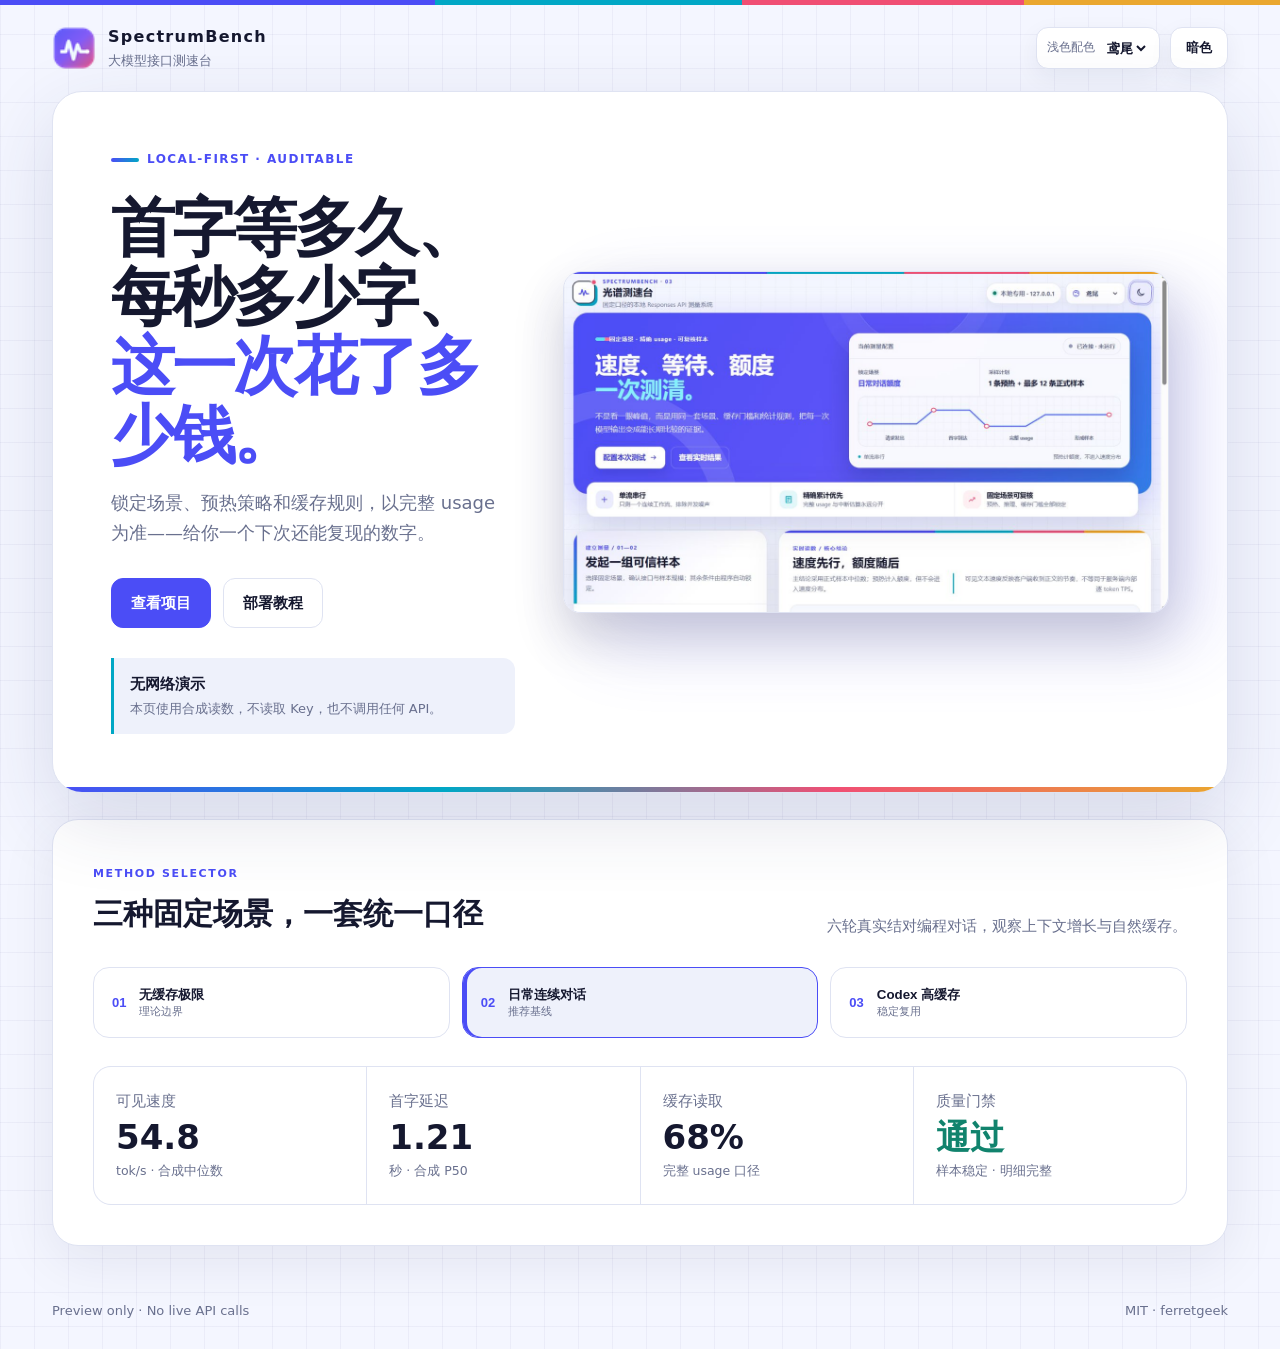
<file: demo/index.html>
<!doctype html>
<html lang="zh-CN" data-color="light" data-palette="iris">
<head>
  <meta charset="utf-8">
  <meta name="viewport" content="width=device-width,initial-scale=1">
  <meta name="theme-color" content="#f4f6ff">
  <meta name="description" content="大模型接口测速台 · 无网络交互预览">
  <link rel="icon" href="assets/favicon.svg" type="image/svg+xml">
  <link rel="icon" href="assets/favicon-32.png" type="image/png" sizes="32x32">
  <link rel="shortcut icon" href="assets/favicon.ico">
  <link rel="stylesheet" href="styles.css">
  <title>大模型接口测速台 · 演示</title>
</head>
<body>
  <header class="topbar">
    <a class="brand" href="https://github.com/ferretgeek/llm-api-benchmark" aria-label="SpectrumBench GitHub repository">
      <img src="assets/favicon-32.png" alt="">
      <span><b>SpectrumBench</b><small>大模型接口测速台</small></span>
    </a>
    <div class="themes">
      <label><span>浅色配色</span><select id="palette"><option value="iris">鸢尾</option><option value="jade">青玉</option><option value="sunrise">晨曦</option></select></label>
      <button id="theme" type="button" aria-label="切换为暗色模式">暗色</button>
    </div>
  </header>

  <main>
    <section class="hero">
      <div class="copy">
        <div class="eyebrow"><i></i> LOCAL-FIRST · AUDITABLE</div>
        <h1>首字等多久、每秒多少字、<br><em>这一次花了多少钱。</em></h1>
        <p>锁定场景、预热策略和缓存规则，以完整 usage 为准——给你一个下次还能复现的数字。</p>
        <div class="actions"><a class="primary" href="https://github.com/ferretgeek/llm-api-benchmark">查看项目</a><a href="https://github.com/ferretgeek/llm-api-benchmark/blob/main/docs/%E9%83%A8%E7%BD%B2%E6%8C%87%E5%8D%97.md">部署教程</a></div>
        <div class="notice"><strong>无网络演示</strong><span>本页使用合成读数，不读取 Key，也不调用任何 API。</span></div>
      </div>
      <div class="preview"><img src="assets/dashboard.png" alt="SpectrumBench 实际界面预览"></div>
    </section>

    <section class="lab" aria-labelledby="labTitle">
      <div class="section-head"><div><span>METHOD SELECTOR</span><h2 id="labTitle">三种固定场景，一套统一口径</h2></div><p id="methodText">六轮真实结对编程对话，观察上下文增长与自然缓存。</p></div>
      <div class="modes" role="group" aria-label="选择演示场景">
        <button type="button" data-mode="uncached"><b>01</b><span>无缓存极限<small>理论边界</small></span></button>
        <button class="active" type="button" data-mode="daily"><b>02</b><span>日常连续对话<small>推荐基线</small></span></button>
        <button type="button" data-mode="codex"><b>03</b><span>Codex 高缓存<small>稳定复用</small></span></button>
      </div>
      <div class="metrics" aria-live="polite">
        <article><span>可见速度</span><strong id="speed">54.8</strong><small>tok/s · 合成中位数</small></article>
        <article><span>首字延迟</span><strong id="ttft">1.21</strong><small>秒 · 合成 P50</small></article>
        <article><span>缓存读取</span><strong id="cache">68%</strong><small>完整 usage 口径</small></article>
        <article><span>质量门禁</span><strong class="quality">通过</strong><small>样本稳定 · 明细完整</small></article>
      </div>
    </section>
  </main>

  <footer><span>Preview only · No live API calls</span><a href="https://github.com/ferretgeek/llm-api-benchmark">MIT · ferretgeek</a></footer>
  <script src="app.js"></script>
</body>
</html>
</file>
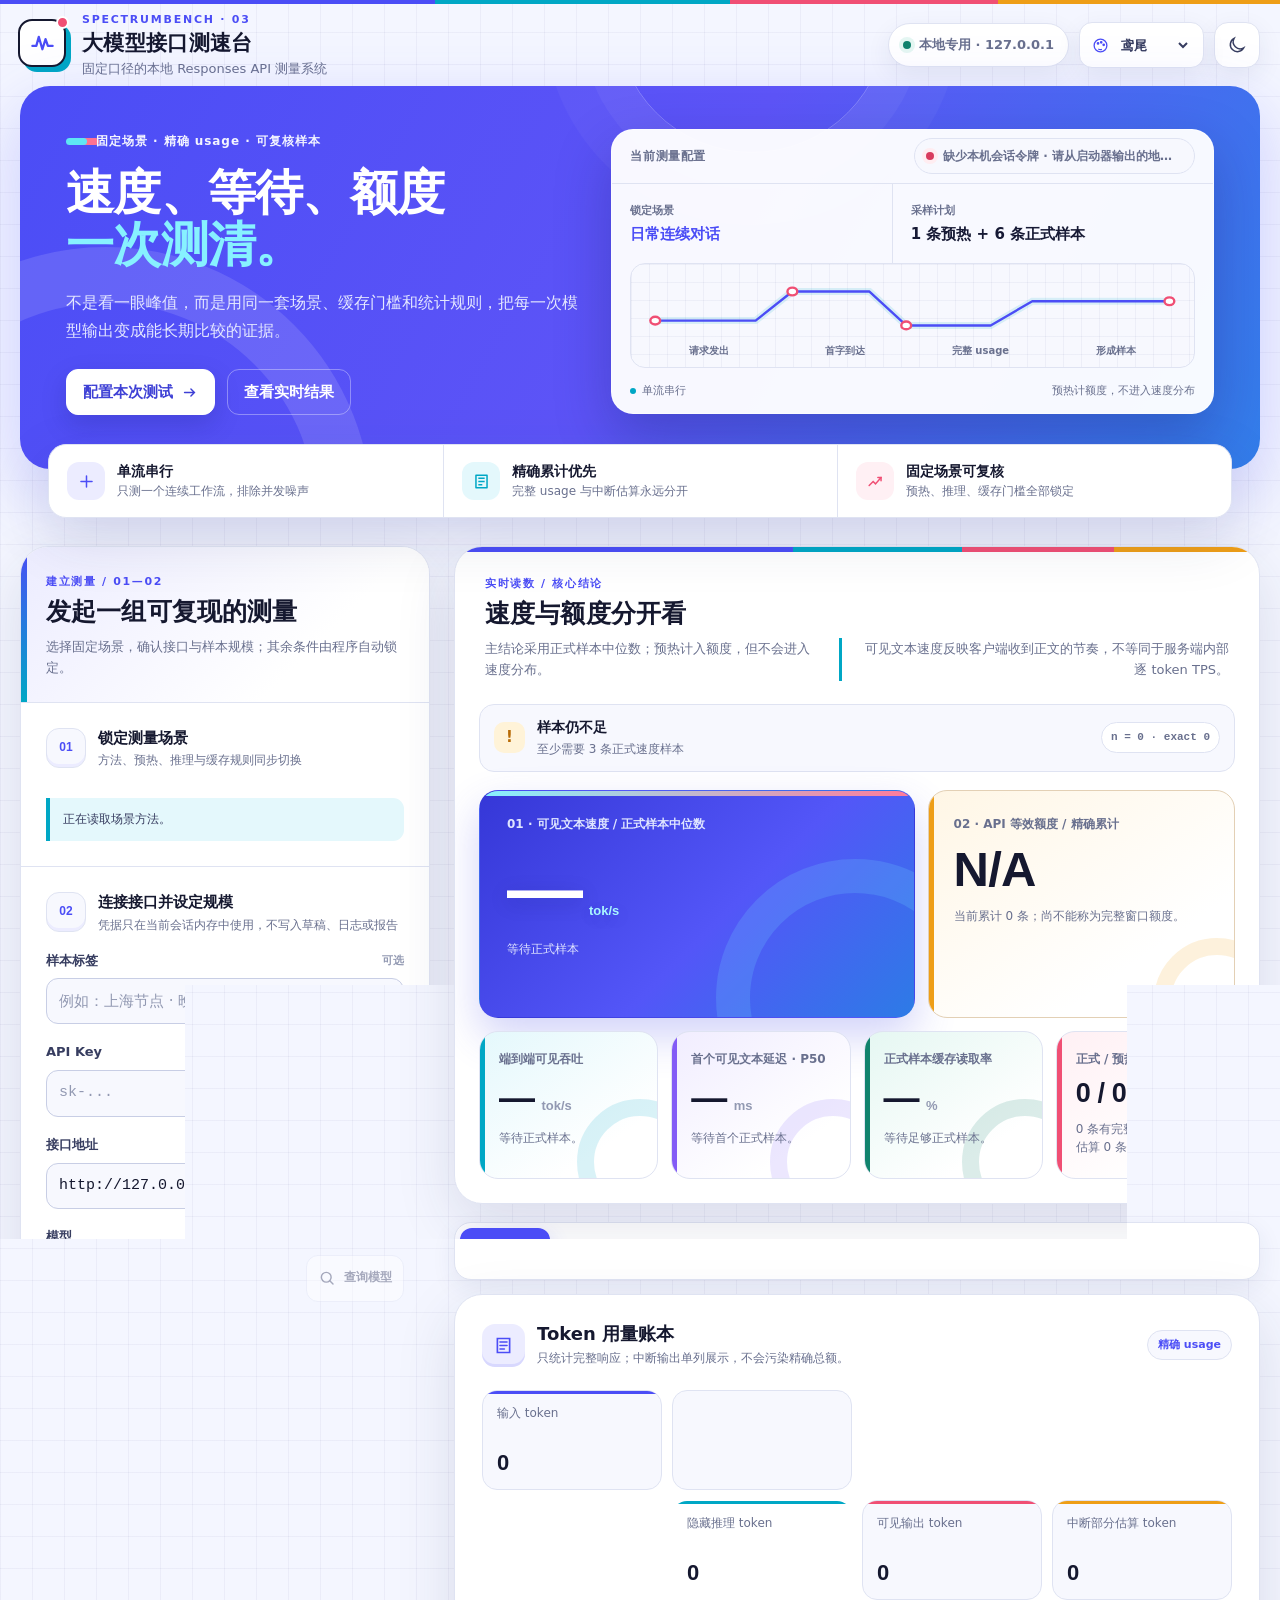
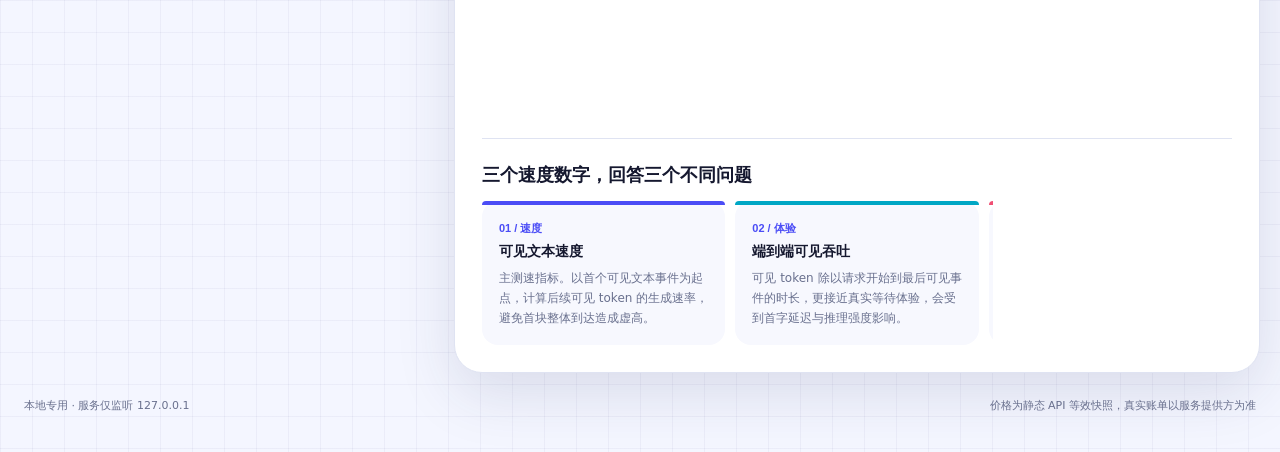
<file: stress_tool/static/index.html>
<!doctype html>
<html lang="zh-CN" data-color="light" data-palette="iris">
<head>
  <meta charset="utf-8">
  <meta name="viewport" content="width=device-width,initial-scale=1">
  <meta name="theme-color" content="#f4f6ff">
  <meta name="description" content="SpectrumBench · 固定口径、可复核的 Responses API Token 测速台">
  <link rel="icon" href="/favicon.svg" type="image/svg+xml">
  <link rel="icon" href="/favicon-32.png" type="image/png" sizes="32x32">
  <link rel="shortcut icon" href="/favicon.ico">
  <title>大模型接口测速台</title>
  <style>
    :root {
      color-scheme: light;
      --canvas: #f4f6ff;
      --canvas-grid: rgba(70, 77, 143, .055);
      --surface: #ffffff;
      --surface-raised: #ffffff;
      --surface-muted: #f7f8fe;
      --surface-strong: #eef1fb;
      --ink: #15182f;
      --ink-soft: #373d60;
      --muted: #69708e;
      --faint: #9299b2;
      --line: #dfe3f2;
      --line-strong: #c8cee5;
      --primary: #4b4df6;
      --primary-hover: #3e3ed9;
      --primary-soft: #ececff;
      --primary-ink: #ffffff;
      --cyan: #00a7c5;
      --cyan-soft: #e4f8fc;
      --coral: #f04f74;
      --coral-soft: #fff0f4;
      --amber: #ee9e17;
      --amber-soft: #fff6e5;
      --violet: #835cf6;
      --violet-soft: #f1edff;
      --success: #11836d;
      --success-soft: #e5f7f2;
      --warning: #b86b06;
      --warning-soft: #fff3d8;
      --danger: #d83c5e;
      --danger-hover: #bd2e4f;
      --danger-soft: #ffedf1;
      --focus: rgba(75, 77, 246, .25);
      --hero: #4b4df6;
      --hero-ink: #ffffff;
      --hero-muted: #dfe3ff;
      --shadow-sm: 0 8px 24px rgba(41, 47, 96, .08);
      --shadow-md: 0 20px 60px rgba(41, 47, 96, .13);
      --shadow-vivid: 0 24px 70px rgba(75, 77, 246, .26);
      --radius-sm: 11px;
      --radius-md: 18px;
      --radius-lg: 28px;
      --motion: 180ms cubic-bezier(.2, .75, .25, 1);
    }

    [data-color="light"][data-palette="jade"] {
      --canvas: #f1f7f4;
      --canvas-grid: rgba(35, 105, 83, .055);
      --surface-muted: #f4faf7;
      --surface-strong: #e5f1eb;
      --ink: #122821;
      --ink-soft: #315147;
      --muted: #607d74;
      --faint: #8ca29b;
      --line: #d5e5df;
      --line-strong: #bad2ca;
      --primary: #147d67;
      --primary-hover: #0e6553;
      --primary-soft: #def3eb;
      --cyan: #168aa0;
      --coral: #d95d6f;
      --hero: #187864;
      --focus: rgba(20, 125, 103, .24);
      --shadow-vivid: 0 24px 70px rgba(20, 125, 103, .24);
    }

    [data-color="light"][data-palette="sunrise"] {
      --canvas: #fff8f1;
      --canvas-grid: rgba(164, 83, 52, .05);
      --surface-muted: #fffaf5;
      --surface-strong: #f8eadf;
      --ink: #30201a;
      --ink-soft: #5a4035;
      --muted: #816b61;
      --faint: #a6958d;
      --line: #eadbd1;
      --line-strong: #d8c2b4;
      --primary: #c84f45;
      --primary-hover: #a83f37;
      --primary-soft: #ffe6df;
      --cyan: #178fa2;
      --coral: #d74667;
      --amber: #d98516;
      --hero: #c65346;
      --focus: rgba(200, 79, 69, .24);
      --shadow-vivid: 0 24px 70px rgba(200, 79, 69, .22);
    }

    [data-color="dark"] {
      color-scheme: dark;
      --canvas: #17191d;
      --canvas-grid: rgba(255, 255, 255, .035);
      --surface: #202329;
      --surface-raised: #25292f;
      --surface-muted: #292d34;
      --surface-strong: #30353d;
      --ink: #f5f4f1;
      --ink-soft: #d8d7d3;
      --muted: #aaa9a5;
      --faint: #7f807f;
      --line: #383c43;
      --line-strong: #4b5058;
      --primary: #8b8cff;
      --primary-hover: #a1a2ff;
      --primary-soft: #303044;
      --primary-ink: #16171b;
      --cyan: #54cadb;
      --cyan-soft: #20383c;
      --coral: #f27b91;
      --coral-soft: #422c33;
      --amber: #e8b663;
      --amber-soft: #3d3426;
      --violet: #ad92f4;
      --violet-soft: #352f46;
      --success: #67cdb4;
      --success-soft: #253a35;
      --warning: #e7b968;
      --warning-soft: #3f3526;
      --danger: #ef7c91;
      --danger-hover: #f499a9;
      --danger-soft: #432e35;
      --focus: rgba(139, 140, 255, .34);
      --hero: #323640;
      --hero-ink: #ffffff;
      --hero-muted: #e5e6ff;
      --shadow-sm: 0 10px 28px rgba(0, 0, 0, .22);
      --shadow-md: 0 26px 70px rgba(0, 0, 0, .34);
      --shadow-vivid: 0 24px 80px rgba(0, 0, 0, .3);
    }

    * { box-sizing: border-box; }
    html { min-width: 320px; scroll-behavior: smooth; scroll-padding-top: 18px; }
    #controlTitle, #dashboardTitle { scroll-margin-top: 72px; }
    body {
      min-width: 320px;
      min-height: 100vh;
      margin: 0;
      background-color: var(--canvas);
      background-image:
        linear-gradient(var(--canvas-grid) 1px, transparent 1px),
        linear-gradient(90deg, var(--canvas-grid) 1px, transparent 1px);
      background-size: 32px 32px;
      color: var(--ink);
      font-family: "Segoe UI Variable Text", "Microsoft YaHei UI", "PingFang SC", system-ui, sans-serif;
      font-size: 15px;
      line-height: 1.65;
      -webkit-font-smoothing: antialiased;
      text-rendering: optimizeLegibility;
    }
    body::before {
      content: "";
      position: fixed;
      z-index: 1000;
      inset: 0 0 auto;
      height: 4px;
      background: linear-gradient(90deg, var(--primary) 0 34%, var(--cyan) 34% 57%, var(--coral) 57% 78%, var(--amber) 78%);
      pointer-events: none;
    }
    button, input, select { font: inherit; }
    button, a { -webkit-tap-highlight-color: transparent; }
    svg { display: block; }
    [hidden] { display: none !important; }
    ::selection { background: var(--primary); color: #fff; }

    .visually-hidden {
      position: absolute !important;
      width: 1px !important;
      height: 1px !important;
      padding: 0 !important;
      margin: -1px !important;
      overflow: hidden !important;
      clip: rect(0 0 0 0) !important;
      white-space: nowrap !important;
      border: 0 !important;
    }
    .skip-link {
      position: fixed;
      z-index: 1100;
      top: 10px;
      left: 12px;
      transform: translateY(-160%);
      padding: 9px 14px;
      border-radius: 10px;
      background: var(--ink);
      color: var(--surface);
      font-weight: 800;
      text-decoration: none;
      transition: transform var(--motion);
    }
    .skip-link:focus { transform: translateY(0); }

    .app-shell {
      width: min(100% - 40px, 1560px);
      margin: 0 auto;
      padding-bottom: 36px;
    }
    .app-header {
      min-height: 86px;
      display: flex;
      align-items: center;
      justify-content: space-between;
      gap: 24px;
      padding-top: 4px;
    }
    .brand { min-width: 0; display: flex; align-items: center; gap: 14px; }
    .brand-mark {
      position: relative;
      width: 48px;
      height: 48px;
      flex: 0 0 auto;
      display: grid;
      place-items: center;
      border: 2px solid var(--ink);
      border-radius: 14px;
      background: var(--surface);
      color: var(--primary);
      box-shadow: 5px 5px 0 var(--cyan);
      transform: translate(-2px, -2px);
    }
    .brand-mark::after {
      content: "";
      position: absolute;
      width: 9px;
      height: 9px;
      right: -5px;
      top: -5px;
      border: 2px solid var(--surface);
      border-radius: 50%;
      background: var(--coral);
    }
    .brand-mark svg { width: 27px; height: 27px; }
    .brand-copy { min-width: 0; }
    .brand-kicker {
      color: var(--primary);
      font-size: 11px;
      font-weight: 850;
      letter-spacing: .16em;
    }
    .brand h1 {
      margin: 1px 0 0;
      font-size: 21px;
      line-height: 1.25;
      letter-spacing: .015em;
    }
    .brand p { margin: 2px 0 0; color: var(--muted); font-size: 13px; }
    .header-actions { display: flex; align-items: center; gap: 10px; }
    .palette-control {
      position: relative;
      min-height: 46px;
      display: inline-flex;
      align-items: center;
      gap: 8px;
      padding: 0 12px;
      border: 1px solid var(--line);
      border-radius: 13px;
      background: var(--surface);
      color: var(--muted);
      box-shadow: var(--shadow-sm);
    }
    .palette-control svg { width: 17px; height: 17px; color: var(--primary); }
    .palette-control select {
      min-width: 74px;
      border: 0;
      outline: 0;
      background: transparent;
      color: var(--ink-soft);
      cursor: pointer;
      font-size: 13px;
      font-weight: 700;
    }
    .palette-control:focus-within { border-color: var(--primary); box-shadow: 0 0 0 4px var(--focus); }
    .local-chip {
      min-height: 44px;
      display: inline-flex;
      align-items: center;
      gap: 8px;
      padding: 0 14px;
      border: 1px solid var(--line);
      border-radius: 999px;
      background: var(--surface);
      color: var(--muted);
      box-shadow: var(--shadow-sm);
      font-size: 13px;
      font-weight: 700;
      white-space: nowrap;
    }
    .local-chip::before {
      content: "";
      width: 8px;
      height: 8px;
      border-radius: 50%;
      background: var(--success);
      box-shadow: 0 0 0 4px var(--success-soft);
    }
    .theme-toggle {
      width: 46px;
      height: 46px;
      display: grid;
      place-items: center;
      padding: 0;
      border: 1px solid var(--line);
      border-radius: 14px;
      background: var(--surface);
      color: var(--ink-soft);
      box-shadow: var(--shadow-sm);
      cursor: pointer;
      transition: transform var(--motion), border-color var(--motion), background var(--motion);
    }
    .theme-toggle:hover { transform: translateY(-2px) rotate(3deg); border-color: var(--primary); background: var(--primary-soft); }
    .theme-toggle:active { transform: translateY(0); }
    .theme-toggle svg { width: 20px; height: 20px; }
    .theme-toggle .icon-sun { display: none; }
    [data-color="dark"] .theme-toggle .icon-moon { display: none; }
    [data-color="dark"] .theme-toggle .icon-sun { display: block; }

    .hero {
      position: relative;
      isolation: isolate;
      min-height: 300px;
      display: grid;
      grid-template-columns: minmax(0, .92fr) minmax(430px, 1.08fr);
      gap: 32px;
      align-items: center;
      overflow: clip;
      padding: 42px 46px 54px;
      border-radius: 30px;
      background:
        linear-gradient(120deg, #4b4df6 0%, #5d54f7 52%, #337eea 100%);
      color: #fff;
      box-shadow: var(--shadow-vivid);
    }
    .hero::before {
      content: "";
      position: absolute;
      z-index: -1;
      width: 420px;
      height: 420px;
      left: -180px;
      bottom: -310px;
      border: 56px solid rgba(255,255,255,.12);
      border-radius: 50%;
    }
    .hero::after {
      content: "";
      position: absolute;
      z-index: -1;
      width: 270px;
      height: 270px;
      right: 30%;
      top: -205px;
      border: 1px solid rgba(255,255,255,.25);
      border-radius: 50%;
      box-shadow: 0 0 0 36px rgba(255,255,255,.045), 0 0 0 72px rgba(255,255,255,.035);
    }
    .hero-copy { min-width: 0; }
    .hero-eyebrow {
      display: inline-flex;
      align-items: center;
      gap: 9px;
      margin-bottom: 16px;
      color: #f3f4ff;
      font-size: 12px;
      font-weight: 850;
      letter-spacing: .08em;
    }
    .eyebrow-dot {
      width: 21px;
      height: 7px;
      border-radius: 999px;
      background: #5ee6f4;
      box-shadow: 12px 0 0 #ff7191;
    }
    .hero h2 { margin: 0; font-size: 48px; line-height: 1.08; letter-spacing: -.015em; }
    .hero h2 span, .hero h2 strong { display: block; white-space: nowrap; }
    .hero h2 strong { color: #87f1ff; font-weight: 850; }
    .hero-copy > p {
      max-width: 620px;
      margin: 18px 0 0;
      color: #e5e8ff;
      font-size: 16px;
      line-height: 1.75;
    }
    .hero-links { display: flex; align-items: center; gap: 12px; margin-top: 24px; }
    .hero-link {
      min-height: 46px;
      display: inline-flex;
      align-items: center;
      gap: 8px;
      padding: 0 16px;
      border: 1px solid rgba(255,255,255,.35);
      border-radius: 12px;
      color: #fff;
      font-weight: 800;
      text-decoration: none;
      transition: transform var(--motion), background var(--motion), border-color var(--motion);
    }
    .hero-link.primary { border-color: #fff; background: #fff; color: #3e40d5; box-shadow: 0 10px 26px rgba(19, 22, 99, .18); }
    .hero-link:hover { transform: translateY(-2px); background: rgba(255,255,255,.14); }
    .hero-link.primary:hover { background: #eff0ff; }
    .hero-link svg { width: 17px; height: 17px; }

    .hero-console {
      min-width: 0;
      overflow: hidden;
      border: 1px solid rgba(255,255,255,.55);
      border-radius: 22px;
      background: rgba(255,255,255,.96);
      color: #171a35;
      box-shadow: 0 22px 55px rgba(22, 24, 98, .28);
    }
    [data-color="dark"] .hero-console { background: rgba(24, 28, 56, .96); color: var(--ink); }
    .console-head {
      min-height: 54px;
      display: flex;
      align-items: center;
      justify-content: space-between;
      gap: 16px;
      padding: 0 18px;
      border-bottom: 1px solid var(--line);
      color: var(--muted);
      font-size: 12px;
      font-weight: 800;
      letter-spacing: .05em;
    }
    .status {
      min-width: 0;
      min-height: 36px;
      display: inline-flex;
      align-items: center;
      gap: 9px;
      padding: 0 11px;
      border: 1px solid var(--line);
      border-radius: 999px;
      background: var(--surface-muted);
      color: var(--muted);
      letter-spacing: 0;
    }
    .status-label { max-width: 240px; overflow: hidden; text-overflow: ellipsis; font-size: 12px; font-weight: 750; white-space: nowrap; }
    .status-dot {
      position: relative;
      width: 8px;
      height: 8px;
      flex: 0 0 auto;
      border-radius: 50%;
      background: var(--faint);
    }
    .status-dot.running { background: var(--cyan); }
    .status-dot.running::after {
      content: "";
      position: absolute;
      inset: -5px;
      border: 1px solid var(--cyan);
      border-radius: 50%;
      animation: statusPulse 1.6s ease-out infinite;
    }
    .status-dot.warning { background: var(--amber); box-shadow: 0 0 0 4px var(--amber-soft); }
    .status-dot.error { background: var(--danger); box-shadow: 0 0 0 4px var(--danger-soft); }
    @keyframes statusPulse {
      0% { opacity: .8; transform: scale(.55); }
      85%, 100% { opacity: 0; transform: scale(1.2); }
    }
    .console-readout { display: grid; grid-template-columns: 1fr 1.15fr; }
    .readout-item { min-width: 0; padding: 18px; }
    .readout-item + .readout-item { border-left: 1px solid var(--line); }
    .readout-item span { display: block; color: var(--muted); font-size: 11px; font-weight: 750; }
    .readout-item strong { display: block; margin-top: 4px; overflow-wrap: anywhere; font-size: 15px; line-height: 1.4; }
    .readout-item:first-child strong { color: var(--primary); }
    .signal-stage {
      position: relative;
      min-height: 105px;
      margin: 0 18px;
      overflow: hidden;
      border: 1px solid var(--line);
      border-radius: 15px;
      background:
        linear-gradient(var(--canvas-grid) 1px, transparent 1px),
        linear-gradient(90deg, var(--canvas-grid) 1px, transparent 1px),
        var(--surface-muted);
      background-size: 18px 18px;
    }
    .signal-stage svg { position: absolute; inset: 13px 12px 28px; width: calc(100% - 24px); height: calc(100% - 41px); overflow: visible; }
    .signal-track { fill: none; stroke: var(--primary); stroke-width: 2.4; stroke-linecap: round; stroke-linejoin: round; vector-effect: non-scaling-stroke; }
    .signal-glow { fill: none; stroke: var(--cyan); stroke-width: 7; opacity: .13; vector-effect: non-scaling-stroke; }
    .signal-stage circle { fill: var(--surface); stroke: var(--coral); stroke-width: 2.4; vector-effect: non-scaling-stroke; }
    .signal-labels {
      position: absolute;
      inset: auto 10px 8px;
      display: grid;
      grid-template-columns: repeat(4, 1fr);
      color: var(--muted);
      font-size: 10px;
      font-weight: 750;
      text-align: center;
    }
    .console-foot {
      min-height: 45px;
      display: flex;
      align-items: center;
      justify-content: space-between;
      gap: 12px;
      padding: 0 18px;
      color: var(--muted);
      font-size: 11px;
    }
    .console-foot span { display: inline-flex; align-items: center; gap: 6px; }
    .console-foot i { width: 6px; height: 6px; border-radius: 50%; background: var(--cyan); }
    .is-running .signal-track { stroke-dasharray: 10 8; animation: signalFlow 1s linear infinite; }
    .is-running .signal-stage circle { animation: nodePulse 1.6s ease-in-out infinite; }
    @keyframes signalFlow { to { stroke-dashoffset: -36; } }
    @keyframes nodePulse { 50% { fill: var(--coral-soft); r: 5.4px; } }

    .brief-bar {
      position: relative;
      z-index: 3;
      display: grid;
      grid-template-columns: repeat(3, minmax(0, 1fr));
      margin: -25px 28px 0;
      border: 1px solid var(--line);
      border-radius: 18px;
      background: var(--surface);
      box-shadow: var(--shadow-md);
    }
    .brief-item {
      min-width: 0;
      display: grid;
      grid-template-columns: auto minmax(0, 1fr);
      gap: 12px;
      align-items: center;
      padding: 17px 18px;
    }
    .brief-item + .brief-item { border-left: 1px solid var(--line); }
    .brief-icon {
      width: 38px;
      height: 38px;
      display: grid;
      place-items: center;
      border-radius: 12px;
      background: var(--primary-soft);
      color: var(--primary);
    }
    .brief-item:nth-child(2) .brief-icon { background: var(--cyan-soft); color: var(--cyan); }
    .brief-item:nth-child(3) .brief-icon { background: var(--coral-soft); color: var(--coral); }
    .brief-icon svg { width: 19px; height: 19px; }
    .brief-item strong { display: block; font-size: 14px; line-height: 1.35; }
    .brief-item span:last-child { display: block; margin-top: 2px; color: var(--muted); font-size: 12px; line-height: 1.45; }

    .workspace {
      display: grid;
      grid-template-columns: 410px minmax(0, 1fr);
      gap: 24px;
      align-items: start;
      margin-top: 28px;
    }
    .setup-column { position: sticky; top: 16px; min-width: 0; }
    .setup-panel {
      overflow: hidden;
      border: 1px solid var(--line);
      border-radius: var(--radius-lg);
      background: var(--surface);
      box-shadow: var(--shadow-md);
    }
    .setup-head {
      position: relative;
      padding: 26px 25px 23px;
      border-bottom: 1px solid var(--line);
      background:
        linear-gradient(135deg, var(--primary-soft), var(--surface) 70%);
    }
    .setup-head::before {
      content: "";
      position: absolute;
      inset: 0 auto 0 0;
      width: 6px;
      background: linear-gradient(var(--primary), var(--cyan));
    }
    .section-kicker {
      color: var(--primary);
      font-size: 11px;
      font-weight: 850;
      letter-spacing: .15em;
    }
    .setup-head h2, .results-header h2 {
      margin: 5px 0 0;
      font-size: 25px;
      line-height: 1.25;
      letter-spacing: .005em;
    }
    .setup-head p, .results-header p { margin: 8px 0 0; color: var(--muted); font-size: 13px; line-height: 1.65; }
    .mobile-jump { display: none; }

    .setup-section { padding: 23px 25px 25px; }
    .setup-section + .setup-section { border-top: 1px solid var(--line); }
    .step-heading {
      display: grid;
      grid-template-columns: 40px minmax(0, 1fr);
      gap: 12px;
      align-items: center;
      margin-bottom: 16px;
    }
    .step-number {
      width: 40px;
      height: 40px;
      display: grid;
      place-items: center;
      border: 1px solid var(--line);
      border-radius: 13px;
      background: var(--surface-muted);
      color: var(--primary);
      font-family: "Bahnschrift", "Segoe UI Variable Text", sans-serif;
      font-size: 12px;
      font-weight: 800;
      box-shadow: inset 0 -3px 0 var(--primary-soft);
    }
    .step-heading strong { display: block; font-size: 15px; }
    .step-heading span:last-child { display: block; margin-top: 2px; color: var(--muted); font-size: 12px; line-height: 1.45; }

    .mode-list { display: grid; gap: 9px; }
    .mode-card {
      position: relative;
      width: 100%;
      min-width: 0;
      display: grid;
      grid-template-columns: 38px minmax(0, 1fr);
      gap: 11px;
      align-items: start;
      padding: 13px 13px 13px 11px;
      overflow: hidden;
      border: 1px solid var(--line);
      border-radius: 15px;
      background: var(--surface-muted);
      color: var(--ink);
      text-align: left;
      cursor: pointer;
      transition: transform var(--motion), border-color var(--motion), background var(--motion), box-shadow var(--motion);
    }
    .mode-card::before {
      content: "";
      position: absolute;
      inset: 0 auto 0 0;
      width: 4px;
      background: transparent;
      transition: background var(--motion);
    }
    .mode-card:hover { transform: translateX(3px); border-color: var(--line-strong); background: var(--surface); }
    .mode-card.active { border-color: color-mix(in srgb, var(--primary) 56%, var(--line)); background: var(--primary-soft); box-shadow: 0 9px 22px rgba(75, 77, 246, .1); }
    .mode-card.active::before { background: linear-gradient(var(--primary), var(--cyan)); }
    .mode-index {
      width: 34px;
      height: 34px;
      display: grid;
      place-items: center;
      border-radius: 11px;
      background: var(--surface);
      color: var(--faint);
      font-family: "Bahnschrift", sans-serif;
      font-size: 11px;
      font-weight: 800;
    }
    .mode-card.active .mode-index { background: var(--primary); color: #fff; }
    .mode-copy { min-width: 0; }
    .mode-title { display: flex; align-items: center; justify-content: space-between; gap: 8px; font-size: 14px; font-weight: 800; }
    .mode-title > span:first-child { min-width: 0; }
    .badge {
      flex: 0 0 auto;
      padding: 2px 7px;
      border-radius: 999px;
      background: var(--surface);
      color: var(--primary);
      font-size: 10px;
      font-weight: 800;
    }
    .mode-desc { display: block; margin-top: 3px; color: var(--muted); font-size: 12px; line-height: 1.5; }
    .method-box, .price-note {
      margin-top: 12px;
      padding: 12px 13px;
      border-left: 4px solid var(--cyan);
      border-radius: 0 11px 11px 0;
      background: var(--cyan-soft);
      color: var(--ink-soft);
      font-size: 12px;
      line-height: 1.6;
    }
    .price-note { border-left-color: var(--amber); background: var(--amber-soft); }

    .field { margin-top: 15px; }
    .field:first-of-type { margin-top: 0; }
    .field-row { min-width: 0; display: grid; grid-template-columns: minmax(0, 1fr) auto; gap: 8px; }
    label { color: var(--ink-soft); font-size: 13px; font-weight: 800; }
    .label-row { display: flex; align-items: center; justify-content: space-between; gap: 10px; }
    .optional { color: var(--faint); font-size: 11px; font-weight: 650; }
    .input, .select {
      width: 100%;
      min-width: 0;
      min-height: 46px;
      margin-top: 6px;
      padding: 10px 12px;
      border: 1px solid var(--line-strong);
      border-radius: 12px;
      outline: none;
      background: var(--surface-muted);
      color: var(--ink);
      transition: border-color var(--motion), box-shadow var(--motion), background var(--motion), transform var(--motion);
    }
    .field-row .input, .field-row .btn { margin-top: 6px; }
    .input::placeholder { color: var(--faint); }
    .input:hover, .select:hover { border-color: color-mix(in srgb, var(--primary) 45%, var(--line-strong)); background: var(--surface); }
    .input:focus, .select:focus { border-color: var(--primary); background: var(--surface); box-shadow: 0 0 0 4px var(--focus); }
    .input[aria-invalid="true"], .select[aria-invalid="true"] { border-color: var(--danger); box-shadow: 0 0 0 4px var(--danger-soft); }
    .select:disabled { opacity: .65; cursor: not-allowed; background: var(--surface-strong); }
    .hint { margin-top: 6px; color: var(--muted); font-size: 11px; line-height: 1.5; }
    .field-error { min-height: 0; margin-top: 5px; color: var(--danger); font-size: 12px; font-weight: 650; line-height: 1.45; }
    .field-error:empty { display: none; }
    .password-wrap { position: relative; min-width: 0; }
    .password-wrap .input { padding-right: 50px; }
    .input-action {
      position: absolute;
      inset: 7px 1px auto auto;
      width: 44px;
      height: 44px;
      display: grid;
      place-items: center;
      border: 0;
      border-radius: 10px;
      background: transparent;
      color: var(--muted);
      cursor: pointer;
    }
    .input-action:hover { background: var(--primary-soft); color: var(--primary); }
    .input-action svg { width: 19px; height: 19px; }

    :where(button, input, select, a):focus-visible { outline: 3px solid var(--focus); outline-offset: 2px; }
    .btn {
      min-height: 46px;
      display: inline-flex;
      align-items: center;
      justify-content: center;
      gap: 8px;
      padding: 9px 14px;
      border: 1px solid transparent;
      border-radius: 12px;
      background: transparent;
      cursor: pointer;
      font-weight: 800;
      transition: transform var(--motion), background var(--motion), border-color var(--motion), color var(--motion), box-shadow var(--motion), opacity var(--motion);
    }
    .btn svg { width: 18px; height: 18px; flex: 0 0 auto; }
    .btn:hover:not(:disabled) { transform: translateY(-2px); }
    .btn:active:not(:disabled) { transform: translateY(0); }
    .btn:disabled { opacity: .42; cursor: not-allowed; transform: none; box-shadow: none; }
    .btn-primary { background: linear-gradient(135deg, var(--primary), var(--violet)); color: #fff; box-shadow: 0 10px 24px rgba(75, 77, 246, .25); }
    .btn-primary:hover:not(:disabled) { box-shadow: 0 14px 30px rgba(75, 77, 246, .32); }
    .btn-danger { border-color: color-mix(in srgb, var(--danger) 42%, var(--line)); background: var(--danger-soft); color: var(--danger); }
    .btn-danger:hover:not(:disabled) { border-color: var(--danger); color: var(--danger-hover); }
    .btn-ghost { border-color: var(--line); background: var(--surface); color: var(--ink-soft); }
    .btn-ghost:hover:not(:disabled) { border-color: var(--primary); background: var(--primary-soft); color: var(--primary); }
    .btn-sm { min-height: 40px; padding: 7px 11px; font-size: 12px; }
    .btn.is-loading::before {
      content: "";
      width: 16px;
      height: 16px;
      flex: 0 0 auto;
      border: 2px solid currentColor;
      border-right-color: transparent;
      border-radius: 50%;
      animation: spin .7s linear infinite;
    }
    .btn.is-loading svg { display: none; }
    @keyframes spin { to { transform: rotate(360deg); } }
    .button-grid { display: grid; grid-template-columns: 1fr 1fr; gap: 9px; margin-top: 18px; }
    .button-grid .wide { grid-column: 1 / -1; }

    .main { min-width: 0; }
    .results-board {
      position: relative;
      overflow: hidden;
      border: 1px solid var(--line);
      border-radius: var(--radius-lg);
      background: var(--surface);
      box-shadow: var(--shadow-md);
    }
    .results-board::before {
      content: "";
      position: absolute;
      inset: 0 0 auto;
      height: 5px;
      background: linear-gradient(90deg, var(--primary) 0 42%, var(--cyan) 42% 63%, var(--coral) 63% 82%, var(--amber) 82%);
    }
    .results-header {
      display: grid;
      grid-template-columns: minmax(0, 1fr) minmax(240px, 390px);
      gap: 24px;
      align-items: end;
      padding: 28px 30px 23px;
    }
    .results-copy { min-width: 0; }
    .results-note { margin: 0; padding-left: 16px; border-left: 3px solid var(--cyan); text-align: right; }
    .snapshot-notice {
      min-height: 52px;
      display: flex;
      align-items: center;
      justify-content: space-between;
      gap: 14px;
      margin: 0 24px 16px;
      padding: 8px 10px 8px 15px;
      border: 1px solid color-mix(in srgb, var(--violet) 35%, var(--line));
      border-radius: 14px;
      background: var(--violet-soft);
      color: var(--ink-soft);
      font-weight: 750;
    }

    .quality {
      min-height: 62px;
      display: grid;
      grid-template-columns: auto minmax(0, 1fr) auto;
      gap: 12px;
      align-items: center;
      margin: 0 24px 18px;
      padding: 11px 14px;
      border: 1px solid var(--line);
      border-radius: 15px;
      background: var(--surface-muted);
    }
    .quality-icon {
      width: 31px;
      height: 31px;
      display: grid;
      place-items: center;
      border-radius: 10px;
      background: var(--warning-soft);
    }
    .quality-icon::before { content: "!"; color: var(--warning); font-weight: 900; }
    .quality.valid { border-color: color-mix(in srgb, var(--success) 35%, var(--line)); background: var(--success-soft); }
    .quality.valid .quality-icon { background: var(--success); }
    .quality.valid .quality-icon::before { content: "✓"; color: #fff; }
    .quality.warning { border-color: color-mix(in srgb, var(--warning) 38%, var(--line)); background: var(--warning-soft); }
    .quality-title { font-size: 14px; font-weight: 850; }
    .quality-text { margin-top: 1px; color: var(--muted); font-size: 12px; }
    .quality-meta {
      padding: 5px 9px;
      border: 1px solid var(--line);
      border-radius: 999px;
      background: var(--surface);
      color: var(--muted);
      font-family: "Bahnschrift", monospace;
      font-size: 11px;
      font-weight: 800;
      white-space: nowrap;
    }

    .metrics {
      display: grid;
      grid-template-columns: repeat(12, minmax(0, 1fr));
      gap: 13px;
      padding: 0 24px 24px;
    }
    .metric {
      --metric-accent: var(--primary);
      position: relative;
      min-width: 0;
      min-height: 148px;
      overflow: hidden;
      padding: 19px;
      border: 1px solid var(--line);
      border-radius: 19px;
      background: var(--surface-muted);
    }
    .metric::before {
      content: "";
      position: absolute;
      width: 92px;
      height: 92px;
      right: -46px;
      bottom: -47px;
      border: 17px solid color-mix(in srgb, var(--metric-accent) 15%, transparent);
      border-radius: 50%;
    }
    .metric::after {
      content: "";
      position: absolute;
      inset: 0 auto 0 0;
      width: 5px;
      background: var(--metric-accent);
    }
    .metric-speed {
      --metric-accent: #68e7f5;
      grid-column: span 7;
      min-height: 228px;
      padding: 25px 27px;
      border-color: transparent;
      background:
        linear-gradient(135deg, #3537d7 0%, #5356f8 56%, #2d7be6 100%);
      color: #fff;
      box-shadow: 0 18px 42px rgba(67, 70, 230, .24);
    }
    .metric-speed::before { width: 210px; height: 210px; right: -80px; bottom: -120px; border-width: 34px; border-color: rgba(126,238,250,.16); }
    .metric-speed::after { width: 100%; height: 5px; background: linear-gradient(90deg, #86f3ff, #ff7a9a); }
    .metric-quota {
      --metric-accent: var(--amber);
      grid-column: span 5;
      min-height: 228px;
      padding: 25px;
      border-color: color-mix(in srgb, var(--amber) 28%, var(--line));
      background: linear-gradient(145deg, var(--amber-soft), var(--surface) 72%);
    }
    .metric-e2e, .metric-ttft, .metric-cache, .metric-samples { grid-column: span 3; }
    .metric-e2e { --metric-accent: var(--cyan); background: linear-gradient(145deg, var(--cyan-soft), var(--surface) 75%); }
    .metric-ttft { --metric-accent: var(--violet); background: linear-gradient(145deg, var(--violet-soft), var(--surface) 75%); }
    .metric-cache { --metric-accent: var(--success); background: linear-gradient(145deg, var(--success-soft), var(--surface) 75%); }
    .metric-samples { --metric-accent: var(--coral); background: linear-gradient(145deg, var(--coral-soft), var(--surface) 75%); }
    .metric-label {
      position: relative;
      z-index: 1;
      color: var(--muted);
      font-size: 12px;
      font-weight: 800;
      line-height: 1.45;
    }
    .metric-speed .metric-label { color: #dfe5ff; }
    .metric-value {
      position: relative;
      z-index: 1;
      margin-top: 12px;
      color: var(--ink);
      font-family: "Bahnschrift SemiCondensed", "Segoe UI Variable Display", sans-serif;
      font-size: 36px;
      font-weight: 700;
      line-height: 1;
      letter-spacing: -.015em;
      font-variant-numeric: tabular-nums;
    }
    .metric-speed .metric-value { margin-top: 18px; color: #fff; font-size: 76px; text-shadow: 0 4px 20px rgba(16,19,90,.2); }
    .metric-quota .metric-value { font-size: 49px; }
    .metric-samples .metric-value { font-size: 27px; white-space: nowrap; }
    .metric-unit { margin-left: 7px; color: var(--faint); font-family: inherit; font-size: 13px; font-weight: 750; letter-spacing: 0; }
    .metric-speed .metric-unit { color: #a9f5ff; }
    .metric-foot {
      position: relative;
      z-index: 1;
      margin-top: 13px;
      color: var(--muted);
      font-size: 12px;
      line-height: 1.55;
    }
    .metric-speed .metric-foot { max-width: 75%; color: #e1e5ff; }

    .tabs {
      min-height: 58px;
      display: flex;
      align-items: stretch;
      gap: 5px;
      margin-top: 18px;
      padding: 5px;
      overflow-x: auto;
      border: 1px solid var(--line);
      border-radius: 17px;
      background: var(--surface);
      box-shadow: var(--shadow-sm);
      scrollbar-width: thin;
    }
    .tab {
      position: relative;
      min-height: 46px;
      display: inline-flex;
      align-items: center;
      gap: 8px;
      padding: 9px 15px;
      border: 0;
      border-radius: 12px;
      background: transparent;
      color: var(--muted);
      cursor: pointer;
      font-weight: 800;
      white-space: nowrap;
      transition: background var(--motion), color var(--motion), transform var(--motion);
    }
    .tab:hover { background: var(--surface-muted); color: var(--ink); }
    .tab.active { background: var(--primary); color: #fff; box-shadow: 0 8px 20px rgba(75,77,246,.22); }
    .tab-count {
      min-width: 22px;
      height: 22px;
      display: inline-grid;
      place-items: center;
      padding: 0 6px;
      border-radius: 999px;
      background: var(--surface-strong);
      color: var(--muted);
      font-family: "Bahnschrift", monospace;
      font-size: 10px;
      font-weight: 800;
    }
    .tab.active .tab-count { background: rgba(255,255,255,.2); color: #fff; }
    .tab-panel { display: none; }
    .tab-panel.active { display: block; animation: panelIn var(--motion); }
    @keyframes panelIn { from { opacity: .55; transform: translateY(7px); } }

    .panel {
      margin-top: 14px;
      overflow: hidden;
      border: 1px solid var(--line);
      border-radius: var(--radius-lg);
      background: var(--surface);
      box-shadow: var(--shadow-md);
    }
    .panel-pad { padding: 27px; }
    .panel-head { display: flex; align-items: center; justify-content: space-between; gap: 20px; margin-bottom: 21px; }
    .panel-title-row { min-width: 0; display: flex; align-items: center; gap: 12px; }
    .panel-icon {
      width: 43px;
      height: 43px;
      flex: 0 0 auto;
      display: grid;
      place-items: center;
      border-radius: 13px;
      background: var(--primary-soft);
      color: var(--primary);
      box-shadow: inset 0 -3px 0 color-mix(in srgb, var(--primary) 12%, transparent);
    }
    .panel-icon svg { width: 21px; height: 21px; }
    .panel-head h3, .section-title { margin: 0; font-size: 18px; line-height: 1.35; }
    .panel-head p { margin: 3px 0 0; color: var(--muted); font-size: 12px; }
    .panel-tag {
      padding: 5px 10px;
      border: 1px solid var(--line);
      border-radius: 999px;
      background: var(--surface-muted);
      color: var(--primary);
      font-size: 11px;
      font-weight: 800;
      white-space: nowrap;
    }

    .detail-grid { display: grid; grid-template-columns: repeat(4, minmax(0, 1fr)); gap: 10px; }
    .detail {
      --detail-accent: var(--primary);
      position: relative;
      min-width: 0;
      min-height: 100px;
      overflow: hidden;
      padding: 13px 14px 14px;
      border: 1px solid var(--line);
      border-radius: 15px;
      background: var(--surface-muted);
    }
    .detail::before { content: ""; position: absolute; inset: 0 0 auto; height: 3px; background: var(--detail-accent); }
    .detail:nth-child(4n+2) { --detail-accent: var(--cyan); }
    .detail:nth-child(4n+3) { --detail-accent: var(--coral); }
    .detail:nth-child(4n+4) { --detail-accent: var(--amber); }
    .detail span { display: block; min-height: 38px; color: var(--muted); font-size: 12px; line-height: 1.5; }
    .detail strong {
      display: block;
      margin-top: 8px;
      overflow-wrap: anywhere;
      color: var(--ink);
      font-family: "Bahnschrift SemiCondensed", "Segoe UI Variable Text", sans-serif;
      font-size: 22px;
      line-height: 1.15;
      font-variant-numeric: tabular-nums;
    }
    .section-title { margin-top: 28px; padding-top: 24px; border-top: 1px solid var(--line); }
    .definitions { display: grid; grid-template-columns: repeat(3, minmax(0, 1fr)); gap: 10px; margin-top: 13px; }
    .definition {
      position: relative;
      min-width: 0;
      padding: 18px 17px 17px;
      border-radius: 16px;
      background: var(--surface-muted);
    }
    .definition::before { content: ""; position: absolute; inset: 0 0 auto; height: 4px; border-radius: 16px 16px 0 0; background: var(--primary); }
    .definition:nth-child(2)::before { background: var(--cyan); }
    .definition:nth-child(3)::before { background: var(--coral); }
    .definition-index { display: block; color: var(--primary); font-family: "Bahnschrift", sans-serif; font-size: 11px; font-weight: 850; }
    .definition strong { display: block; margin-top: 3px; font-size: 14px; }
    .definition p { margin: 6px 0 0; color: var(--muted); font-size: 12px; line-height: 1.65; }

    .toolbar {
      min-height: 48px;
      display: flex;
      align-items: center;
      justify-content: space-between;
      gap: 16px;
      margin-bottom: 14px;
      padding: 10px 12px;
      border-left: 4px solid var(--cyan);
      border-radius: 0 12px 12px 0;
      background: var(--cyan-soft);
    }
    .toolbar p { max-width: 920px; margin: 0; color: var(--ink-soft); font-size: 12px; }
    .table-wrap {
      width: 100%;
      overflow: auto;
      border: 1px solid var(--line);
      border-radius: 16px;
      background: var(--surface);
      scrollbar-width: thin;
    }
    table { width: 100%; border-collapse: separate; border-spacing: 0; min-width: 970px; }
    th, td { padding: 12px 11px; border-bottom: 1px solid var(--line); text-align: left; vertical-align: middle; }
    th {
      position: sticky;
      top: 0;
      z-index: 1;
      background: var(--surface-strong);
      color: var(--muted);
      font-size: 11px;
      font-weight: 850;
      white-space: nowrap;
    }
    td { background: var(--surface); font-size: 12px; }
    tbody tr:last-child td { border-bottom: 0; }
    tbody tr:hover td { background: var(--primary-soft); }
    .mono { font-family: "Cascadia Mono", "SFMono-Regular", Consolas, monospace; font-variant-numeric: tabular-nums; }
    .subtle { margin-top: 2px; color: var(--muted); font-size: 11px; line-height: 1.45; }
    .good { color: var(--success); font-weight: 800; }
    .warn { color: var(--warning); font-weight: 800; }
    .bad { color: var(--danger); font-weight: 800; }
    .row-actions { display: flex; flex-wrap: wrap; gap: 6px; }
    td.empty { padding: 42px 18px; color: var(--muted); text-align: center; }
    .empty-state { display: grid; justify-items: center; gap: 7px; }
    .empty-state svg { width: 37px; height: 37px; color: var(--faint); }
    .empty-state strong { color: var(--ink-soft); font-size: 14px; }
    .empty-state span { font-size: 12px; }

    .log-box {
      min-height: 330px;
      max-height: 580px;
      overflow: auto;
      padding: 17px;
      border: 1px solid #30355f;
      border-radius: 16px;
      background: #11152d;
      color: #d9e2ff;
      box-shadow: inset 0 0 0 1px rgba(255,255,255,.025);
      font-family: "Cascadia Mono", Consolas, monospace;
      font-size: 12px;
      line-height: 1.72;
      white-space: pre-wrap;
      overflow-wrap: anywhere;
    }

    .toast-wrap {
      position: fixed;
      z-index: 1000;
      right: 18px;
      bottom: 18px;
      width: min(390px, calc(100vw - 28px));
      display: grid;
      gap: 9px;
      pointer-events: none;
    }
    .toast {
      padding: 13px 15px;
      border: 1px solid color-mix(in srgb, var(--success) 42%, var(--line));
      border-left: 5px solid var(--success);
      border-radius: 13px;
      background: var(--surface);
      color: var(--ink);
      box-shadow: var(--shadow-md);
      font-size: 13px;
      font-weight: 750;
      pointer-events: auto;
      animation: toastIn var(--motion);
      cursor: pointer;
    }
    .toast.error { border-color: color-mix(in srgb, var(--danger) 42%, var(--line)); border-left-color: var(--danger); }
    .toast.warning { border-color: color-mix(in srgb, var(--warning) 42%, var(--line)); border-left-color: var(--warning); }
    @keyframes toastIn { from { opacity: 0; transform: translateY(12px) scale(.98); } }

    .app-footer {
      display: flex;
      justify-content: space-between;
      gap: 18px;
      padding: 24px 4px 0;
      color: var(--muted);
      font-size: 11px;
    }

    @media (max-width: 1240px) {
      .hero { grid-template-columns: minmax(0, .82fr) minmax(410px, 1.18fr); padding-inline: 34px; }
      .hero h2 { font-size: 42px; }
      .workspace { grid-template-columns: 1fr; }
      .setup-column { position: static; }
      .setup-panel { display: block; }
      .setup-section + .setup-section { border-top: 1px solid var(--line); border-left: 0; }
      .mode-list { grid-template-columns: repeat(3, minmax(0, 1fr)); }
      .setup-section:last-child {
        display: grid;
        grid-template-columns: repeat(2, minmax(0, 1fr));
        column-gap: 14px;
      }
      .setup-section:last-child .step-heading,
      .setup-section:last-child .button-grid,
      .setup-section:last-child .price-note { grid-column: 1 / -1; }
      .setup-section:last-child .field { margin-top: 0; }
      .mobile-jump {
        min-height: 44px;
        display: inline-flex;
        align-items: center;
        gap: 7px;
        margin-top: 12px;
        color: var(--primary);
        font-weight: 800;
        text-decoration: none;
      }
      .mobile-jump svg { width: 16px; height: 16px; }
      .metric-speed { grid-column: span 7; }
      .metric-quota { grid-column: span 5; }
      .metric-e2e, .metric-ttft, .metric-cache, .metric-samples { grid-column: span 6; }
      .detail-grid { grid-template-columns: repeat(3, minmax(0, 1fr)); }
    }

    @media (max-width: 1040px) {
      .hero h2 { font-size: 36px; }
    }

    @media (max-width: 920px) {
      .app-shell { width: min(100% - 24px, 1560px); }
      .app-header { min-height: 78px; }
      .hero { grid-template-columns: 1fr; gap: 26px; padding: 34px 30px 50px; }
      .hero-copy { max-width: 700px; }
      .hero h2 { font-size: 42px; }
      .hero-console { max-width: 720px; }
      .mode-list { grid-template-columns: 1fr; }
      .brief-bar { margin-inline: 16px; }
      .brief-item { padding: 15px; }
      .brief-item span:last-child { font-size: 11px; }
      .results-header { grid-template-columns: 1fr; }
      .results-note { max-width: none; text-align: left; }
      .metric-speed, .metric-quota { grid-column: span 6; }
      .metric-speed .metric-value { font-size: 64px; }
      .definitions { grid-template-columns: 1fr; }
      .detail-grid { grid-template-columns: repeat(3, minmax(0, 1fr)); }
    }

    @media (max-width: 720px) {
      body { font-size: 14px; background-size: 24px 24px; }
      .app-shell { width: min(100% - 16px, 1560px); padding-bottom: 26px; }
      .app-header { min-height: 0; flex-wrap: wrap; padding: 15px 0 14px; gap: 12px; }
      .brand { width: 100%; }
      .brand-mark { width: 43px; height: 43px; border-radius: 12px; box-shadow: 4px 4px 0 var(--cyan); }
      .brand-mark svg { width: 24px; height: 24px; }
      .brand h1 { font-size: 19px; }
      .brand p { display: none; }
      .header-actions { width: 100%; justify-content: space-between; }
      .local-chip { flex: 1; justify-content: center; }
      .palette-control { margin-left: auto; }
      .hero { min-height: 0; gap: 23px; padding: 28px 20px 42px; border-radius: 22px; }
      .hero h2 { font-size: 34px; line-height: 1.12; }
      .hero-copy > p { margin-top: 14px; font-size: 14px; }
      .hero-links { margin-top: 19px; }
      .hero-link { flex: 1; justify-content: center; padding-inline: 11px; }
      .console-head { align-items: flex-start; flex-direction: column; gap: 7px; padding-block: 12px; }
      .status { width: 100%; }
      .status-label { max-width: none; }
      .console-readout { grid-template-columns: 1fr; }
      .readout-item + .readout-item { border-left: 0; border-top: 1px solid var(--line); }
      .signal-stage { min-height: 96px; }
      .console-foot { flex-wrap: wrap; padding-block: 10px; }
      .brief-bar { grid-template-columns: 1fr; margin: -22px 12px 0; }
      .brief-item + .brief-item { border-left: 0; border-top: 1px solid var(--line); }
      .brief-item { padding: 13px 15px; }
      .workspace { margin-top: 18px; }
      .setup-panel { display: block; border-radius: 22px; }
      .setup-section + .setup-section { border-left: 0; border-top: 1px solid var(--line); }
      .setup-section:last-child { display: block; }
      .setup-section:last-child .field { margin-top: 15px; }
      .setup-head, .setup-section { padding: 20px 18px; }
      .setup-head h2, .results-header h2 { font-size: 22px; }
      .field-row { grid-template-columns: 1fr; }
      .field-row .btn { margin-top: 0; }
      .button-grid { grid-template-columns: 1fr 1fr; }
      .btn-sm { min-height: 44px; }
      .results-board { border-radius: 22px; }
      .results-header { padding: 24px 18px 18px; }
      .quality { grid-template-columns: auto minmax(0,1fr); margin: 0 14px 14px; }
      .quality-meta { grid-column: 2; justify-self: start; }
      .snapshot-notice { align-items: flex-start; flex-direction: column; margin: 0 14px 14px; padding: 12px; }
      .metrics { grid-template-columns: repeat(2, minmax(0, 1fr)); gap: 9px; padding: 0 14px 15px; }
      .metric, .metric-speed, .metric-quota, .metric-e2e, .metric-ttft, .metric-cache, .metric-samples {
        grid-column: span 1;
        min-height: 136px;
        padding: 16px;
        border-radius: 16px;
      }
      .metric-speed, .metric-quota { grid-column: 1 / -1; min-height: 188px; padding: 21px; }
      .metric-speed .metric-value { font-size: 57px; }
      .metric-quota .metric-value { font-size: 41px; }
      .metric-value { font-size: 29px; }
      .metric-samples .metric-value { font-size: 22px; }
      .metric-speed .metric-foot { max-width: 88%; }
      .tabs {
        min-height: 0;
        display: grid;
        grid-template-columns: repeat(2, minmax(0, 1fr));
        gap: 4px;
        padding: 4px;
        overflow: visible;
      }
      .tab { width: 100%; min-height: 46px; justify-content: center; padding-inline: 10px; }
      .panel { border-radius: 22px; }
      .panel-pad { padding: 20px 16px; }
      .panel-head { align-items: flex-start; }
      .panel-tag { display: none; }
      .detail-grid { grid-template-columns: repeat(2, minmax(0, 1fr)); }
      .detail { min-height: 98px; }
      .definitions { grid-template-columns: 1fr; }
      .toolbar { align-items: stretch; flex-direction: column; }
      .table-wrap { overflow: visible; border: 0; background: transparent; }
      table { min-width: 0; }
      thead {
        position: absolute;
        width: 1px;
        height: 1px;
        overflow: hidden;
        clip: rect(0 0 0 0);
        white-space: nowrap;
      }
      table, tbody, tr, td { display: block; width: 100%; }
      tbody { display: grid; gap: 10px; }
      tbody tr { overflow: hidden; border: 1px solid var(--line); border-radius: 16px; background: var(--surface); box-shadow: var(--shadow-sm); }
      td {
        min-height: 42px;
        display: grid;
        grid-template-columns: minmax(110px, 42%) minmax(0, 1fr);
        gap: 10px;
        align-items: center;
        padding: 10px 12px;
        border-bottom: 1px solid var(--line);
        background: var(--surface);
        text-align: right;
        overflow-wrap: anywhere;
      }
      td::before { content: attr(data-label); color: var(--muted); font-size: 11px; font-weight: 800; text-align: left; }
      td:last-child { border-bottom: 0; }
      tbody tr:hover td { background: var(--surface); }
      td.empty { display: block; padding: 30px 14px; text-align: center; }
      td.empty::before { content: none; }
      .row-actions { justify-content: flex-end; }
      .log-box { min-height: 310px; max-height: 520px; }
      .app-footer { flex-direction: column; gap: 3px; padding-inline: 4px; }
    }

    @media (max-width: 430px) {
      .app-header { flex-wrap: nowrap; }
      .brand { width: auto; flex: 1; }
      .brand-kicker { font-size: 9px; }
      .header-actions { width: auto; }
      .local-chip { display: none; }
      .palette-control { padding-inline: 9px; }
      .palette-control select { min-width: 61px; width: 61px; }
      .hero h2 { font-size: 31px; }
      .hero-links { align-items: stretch; flex-direction: row; gap: 8px; }
      .hero-link { width: auto; min-width: 0; padding-inline: 9px; font-size: 13px; }
      .console-head { min-height: 50px; align-items: center; flex-direction: row; padding-block: 0; }
      .status { width: auto; }
      .console-readout { grid-template-columns: .9fr 1.1fr; }
      .readout-item { padding: 14px 12px; }
      .readout-item + .readout-item { border-top: 0; border-left: 1px solid var(--line); }
      .signal-stage, .console-foot { display: none; }
      .signal-labels { font-size: 9px; }
      .metrics { grid-template-columns: 1fr 1fr; }
      .metric-value { font-size: 26px; }
      .metric-samples .metric-value { font-size: 20px; }
      .detail-grid { grid-template-columns: 1fr 1fr; }
      .detail strong { font-size: 19px; }
      .button-grid { grid-template-columns: 1fr 1fr; }
      .toast-wrap { right: 8px; bottom: 8px; width: calc(100vw - 16px); }
    }

    @media (prefers-reduced-motion: reduce) {
      html { scroll-behavior: auto; }
      *, *::before, *::after {
        animation-duration: .01ms !important;
        animation-iteration-count: 1 !important;
        transition-duration: .01ms !important;
      }
    }
  </style>
</head>
<body>
  <a class="skip-link" href="#workspace">跳到主要内容</a>

  <div class="app-shell">
    <header class="app-header">
      <div class="brand">
        <div class="brand-mark" aria-hidden="true">
          <svg viewBox="0 0 24 24" fill="none" stroke="currentColor" stroke-width="2" stroke-linecap="round" stroke-linejoin="round"><path d="M3 15h3.5l2.2-8 3.2 11 2.8-9 2.1 6H21"/></svg>
        </div>
        <div class="brand-copy">
          <div class="brand-kicker">SPECTRUMBENCH · 03</div>
          <h1>大模型接口测速台</h1>
          <p>固定口径的本地 Responses API 测量系统</p>
        </div>
      </div>
      <div class="header-actions">
        <div class="local-chip">本地专用 · 127.0.0.1</div>
        <label class="palette-control" title="选择浅色配色">
          <svg viewBox="0 0 24 24" fill="none" stroke="currentColor" stroke-width="1.8" aria-hidden="true"><circle cx="12" cy="12" r="9"/><circle cx="8.5" cy="9" r="1" fill="currentColor"/><circle cx="13" cy="7.5" r="1" fill="currentColor"/><circle cx="16.5" cy="11" r="1" fill="currentColor"/><path d="M14 17.5c-1.8.6-3.6.4-5.1-.5"/></svg>
          <span class="visually-hidden">浅色配色</span>
          <select id="paletteSelect" aria-label="选择浅色配色">
            <option value="iris">鸢尾</option>
            <option value="jade">青玉</option>
            <option value="sunrise">晨曦</option>
          </select>
        </label>
        <button class="theme-toggle" id="themeBtn" type="button" aria-label="切换为深色模式" title="切换明暗主题">
          <svg class="icon-moon" viewBox="0 0 24 24" fill="none" stroke="currentColor" stroke-width="1.8" aria-hidden="true"><path d="M20 15.5A8.5 8.5 0 0 1 8.5 4 8.5 8.5 0 1 0 20 15.5Z"/></svg>
          <svg class="icon-sun" viewBox="0 0 24 24" fill="none" stroke="currentColor" stroke-width="1.8" stroke-linecap="round" aria-hidden="true"><circle cx="12" cy="12" r="3.5"/><path d="M12 2v2M12 20v2M4.93 4.93l1.42 1.42M17.65 17.65l1.42 1.42M2 12h2M20 12h2M4.93 19.07l1.42-1.42M17.65 6.35l1.42-1.42"/></svg>
          <span class="visually-hidden" id="themeLabel">深色模式</span>
        </button>
      </div>
    </header>

    <section class="hero" aria-labelledby="heroTitle">
      <div class="hero-copy">
        <div class="hero-eyebrow"><span class="eyebrow-dot" aria-hidden="true"></span>固定场景 · 精确 usage · 可复核样本</div>
        <h2 id="heroTitle"><span>速度、等待、额度</span><strong>一次测清。</strong></h2>
        <p>不是看一眼峰值，而是用同一套场景、缓存门槛和统计规则，把每一次模型输出变成能长期比较的证据。</p>
        <div class="hero-links">
          <a class="hero-link primary" href="#controlTitle">配置本次测试<svg viewBox="0 0 24 24" fill="none" stroke="currentColor" stroke-width="2" stroke-linecap="round" aria-hidden="true"><path d="M5 12h14m-5-5 5 5-5 5"/></svg></a>
          <a class="hero-link" href="#dashboardTitle">查看实时结果</a>
        </div>
      </div>
      <section class="hero-console" aria-label="当前测量配置与链路">
        <header class="console-head">
          <span>当前测量配置</span>
          <div class="status" title="本地服务与当前运行状态" aria-live="polite"><span class="status-dot warning" id="statusDot"></span><span class="status-label" id="statusText">正在连接本地服务</span></div>
        </header>
        <div class="console-readout" aria-live="polite">
          <div class="readout-item"><span>锁定场景</span><strong id="currentModeName">日常连续对话</strong></div>
          <div class="readout-item"><span>采样计划</span><strong id="currentPlan">1 条预热 + 6 条正式样本</strong></div>
        </div>
        <div class="signal-stage" aria-label="测量链路示意">
          <svg viewBox="0 0 440 64" preserveAspectRatio="none" aria-hidden="true">
            <path class="signal-glow" d="M10 45 L92 45 L122 15 L185 15 L215 50 L284 50 L318 25 L430 25"/>
            <path class="signal-track" d="M10 45 L92 45 L122 15 L185 15 L215 50 L284 50 L318 25 L430 25"/>
            <circle cx="10" cy="45" r="4"/><circle cx="122" cy="15" r="4"/><circle cx="215" cy="50" r="4"/><circle cx="430" cy="25" r="4"/>
          </svg>
          <div class="signal-labels" aria-hidden="true"><span>请求发出</span><span>首字到达</span><span>完整 usage</span><span>形成样本</span></div>
        </div>
        <footer class="console-foot"><span><i aria-hidden="true"></i> 单流串行</span><span>预热计额度，不进入速度分布</span></footer>
      </section>
    </section>

    <section class="brief-bar" aria-label="测量约束">
      <div class="brief-item"><span class="brief-icon" aria-hidden="true"><svg viewBox="0 0 24 24" fill="none" stroke="currentColor" stroke-width="1.9" stroke-linecap="round"><path d="M5 12h14M12 5v14"/></svg></span><div><strong>单流串行</strong><span>只测一个连续工作流，排除并发噪声</span></div></div>
      <div class="brief-item"><span class="brief-icon" aria-hidden="true"><svg viewBox="0 0 24 24" fill="none" stroke="currentColor" stroke-width="1.9" stroke-linejoin="round"><path d="M5 4h14v16H5zM8 8h8M8 12h8M8 16h5"/></svg></span><div><strong>精确累计优先</strong><span>完整 usage 与中断估算永远分开</span></div></div>
      <div class="brief-item"><span class="brief-icon" aria-hidden="true"><svg viewBox="0 0 24 24" fill="none" stroke="currentColor" stroke-width="1.9" stroke-linecap="round"><path d="M4 17 9 12l3 3 7-8"/><path d="M15 7h4v4"/></svg></span><div><strong>固定场景可复核</strong><span>预热、推理、缓存门槛全部锁定</span></div></div>
    </section>

    <div class="workspace" id="workspace">
      <aside class="setup-column" aria-label="测试配置">
        <section class="setup-panel" aria-labelledby="controlTitle">
          <header class="setup-head">
            <div class="section-kicker">建立测量 / 01—02</div>
            <h2 id="controlTitle">发起一组可复现的测量</h2>
            <p>选择固定场景，确认接口与样本规模；其余条件由程序自动锁定。</p>
            <a class="mobile-jump" href="#dashboardTitle">跳到实时结果<svg viewBox="0 0 24 24" fill="none" stroke="currentColor" stroke-width="1.9" stroke-linecap="round" aria-hidden="true"><path d="M12 5v14m0 0 5-5m-5 5-5-5"/></svg></a>
          </header>
          <section class="setup-section" aria-labelledby="modeHeading">
            <div class="step-heading" id="modeHeading"><span class="step-number">01</span><div><strong>锁定测量场景</strong><span>方法、预热、推理与缓存规则同步切换</span></div></div>
            <div class="mode-list" id="modeList"></div>
            <div class="method-box" id="methodHint">正在读取场景方法。</div>
          </section>
          <section class="setup-section" aria-labelledby="connectionHeading">
            <div class="step-heading" id="connectionHeading"><span class="step-number">02</span><div><strong>连接接口并设定规模</strong><span>凭据只在当前会话内存中使用，不写入草稿、日志或报告</span></div></div>
            <div class="field"><div class="label-row"><label for="runLabel">样本标签</label><span class="optional">可选</span></div><input class="input" id="runLabel" autocomplete="off" placeholder="例如：上海节点 · 晚间基线"></div>
            <div class="field">
              <label for="apiKey">API Key</label>
              <div class="password-wrap"><input class="input mono" id="apiKey" type="password" autocomplete="off" placeholder="sk-..." aria-describedby="apiKeyError"><button class="input-action" id="apiKeyToggle" type="button" aria-label="显示 API Key" title="显示或隐藏 API Key"><svg viewBox="0 0 24 24" fill="none" stroke="currentColor" stroke-width="1.9" stroke-linecap="round" stroke-linejoin="round" aria-hidden="true"><path d="M2.8 12s3.4-5.2 9.2-5.2S21.2 12 21.2 12 17.8 17.2 12 17.2 2.8 12 2.8 12Z"/><circle cx="12" cy="12" r="2.4"/></svg></button></div>
              <div class="field-error" id="apiKeyError" aria-live="polite"></div>
            </div>
            <div class="field"><label for="baseUrl">接口地址</label><input class="input mono" id="baseUrl" value="http://127.0.0.1:8317/v1" spellcheck="false" aria-describedby="baseUrlError"><div class="field-error" id="baseUrlError" aria-live="polite"></div></div>
            <div class="field">
              <label for="modelInput">模型</label>
              <div class="field-row"><input class="input mono" id="modelInput" list="modelOptions" placeholder="gpt-5.6-sol" spellcheck="false" aria-describedby="modelError"><datalist id="modelOptions"></datalist><button class="btn btn-ghost btn-sm" id="queryModelsBtn" type="button" disabled><svg viewBox="0 0 24 24" fill="none" stroke="currentColor" stroke-width="1.9" stroke-linecap="round" aria-hidden="true"><circle cx="11" cy="11" r="6.5"/><path d="m16 16 4 4"/></svg><span id="queryModelsLabel">查询模型</span></button></div>
              <div class="field-error" id="modelError" aria-live="polite"></div>
            </div>
            <div class="field"><label for="reasoning">推理等级</label><select class="select" id="reasoning"></select></div>
            <div class="field"><label for="maxRequests">最大正式样本数</label><input class="input" id="maxRequests" type="number" min="0" max="100000" step="1" inputmode="numeric" aria-describedby="maxRequestsHint maxRequestsError"><div class="hint" id="maxRequestsHint">填 0 会持续到确认额度耗尽或手动停止；全程固定单线程。</div><div class="field-error" id="maxRequestsError" aria-live="polite"></div></div>
            <div class="button-grid">
              <button class="btn btn-primary wide" id="startBtn" type="button" disabled><svg viewBox="0 0 24 24" fill="currentColor" aria-hidden="true"><path d="m8 5 11 7-11 7V5Z"/></svg><span id="startBtnLabel">开始测试</span></button>
              <button class="btn btn-danger" id="stopBtn" type="button" disabled><svg viewBox="0 0 24 24" fill="currentColor" aria-hidden="true"><rect x="6.5" y="6.5" width="11" height="11" rx="1"/></svg><span id="stopBtnLabel">停止测试</span></button>
              <button class="btn btn-ghost" id="exportBtn" type="button" disabled><svg viewBox="0 0 24 24" fill="none" stroke="currentColor" stroke-width="1.9" stroke-linecap="round" stroke-linejoin="round" aria-hidden="true"><path d="M12 3v12m0 0 4-4m-4 4-4-4"/><path d="M5 17v3h14v-3"/></svg>导出结果</button>
              <button class="btn btn-ghost wide" id="clearBtn" type="button" disabled><svg viewBox="0 0 24 24" fill="none" stroke="currentColor" stroke-width="1.9" stroke-linecap="round" aria-hidden="true"><path d="M4 7h16M9 7V4h6v3m-8 0 1 13h8l1-13"/></svg>清空当前结果</button>
            </div>
            <div class="price-note" id="pricingHint">正在读取 API 等效定价。</div>
          </section>
        </section>
      </aside>

      <main class="main">
        <section class="results-board" aria-labelledby="dashboardTitle">
          <header class="results-header">
            <div class="results-copy"><div class="section-kicker">实时读数 / 核心结论</div><h2 id="dashboardTitle">速度与额度分开看</h2><p>主结论采用正式样本中位数；预热计入额度，但不会进入速度分布。</p></div>
            <p class="results-note">可见文本速度反映客户端收到正文的节奏，不等同于服务端内部逐 token TPS。</p>
          </header>
          <div class="snapshot-notice" id="snapshotNotice" hidden><span id="snapshotText">正在查看历史完成快照</span><button class="btn btn-ghost btn-sm" id="liveViewBtn" type="button">返回当前结果</button></div>
          <div class="quality" id="qualityBanner"><span class="quality-icon" aria-hidden="true"></span><div><div class="quality-title" id="qualityTitle">等待正式样本</div><div class="quality-text" id="qualityText">至少 3 条正式速度样本后判断；第一条预热仍计入额度。</div></div><div class="quality-meta" id="qualityMeta">n = 0</div></div>
          <div class="metrics" aria-live="polite">
            <article class="metric metric-speed"><div class="metric-label">01 · 可见文本速度 / 正式样本中位数</div><div class="metric-value"><span id="speedValue">—</span><span class="metric-unit">tok/s</span></div><div class="metric-foot" id="speedFoot">只计算首个到最后一个可见文本事件。</div></article>
            <article class="metric metric-quota"><div class="metric-label">02 · API 等效额度 / 精确累计</div><div class="metric-value" id="quotaValue">—</div><div class="metric-foot" id="quotaFoot">只有确认撞限额后，才代表本窗口完整实测额度。</div></article>
            <article class="metric metric-e2e"><div class="metric-label">端到端可见吞吐</div><div class="metric-value"><span id="e2eValue">—</span><span class="metric-unit">tok/s</span></div><div class="metric-foot" id="e2eFoot">包含排队、隐藏推理和首字等待。</div></article>
            <article class="metric metric-ttft"><div class="metric-label">首个可见文本延迟 · P50</div><div class="metric-value"><span id="ttftValue">—</span><span class="metric-unit">ms</span></div><div class="metric-foot" id="ttftFoot">高推理等级的隐藏思考会体现在这里。</div></article>
            <article class="metric metric-cache"><div class="metric-label">正式样本缓存读取率</div><div class="metric-value"><span id="cacheValue">—</span><span class="metric-unit">%</span></div><div class="metric-foot" id="cacheFoot">按缓存读取 token / 输入 token 加权。</div></article>
            <article class="metric metric-samples"><div class="metric-label">正式 / 预热 / 排除样本</div><div class="metric-value" id="sampleValue">0 / 0 / 0</div><div class="metric-foot" id="sampleFoot">预热计入额度，不进入正式速度分布。</div></article>
          </div>
        </section>

        <nav class="tabs" aria-label="结果视图" role="tablist">
          <button class="tab active" id="tabOverview" data-tab="overview" type="button" role="tab" aria-selected="true" aria-controls="tab-overview">结果总览</button>
          <button class="tab" id="tabHistory" data-tab="history" type="button" role="tab" aria-selected="false" aria-controls="tab-history">历史对比 <span class="tab-count" id="historyCount">0</span></button>
          <button class="tab" id="tabSamples" data-tab="samples" type="button" role="tab" aria-selected="false" aria-controls="tab-samples">请求明细 <span class="tab-count" id="sampleCount">0</span></button>
          <button class="tab" id="tabLogs" data-tab="logs" type="button" role="tab" aria-selected="false" aria-controls="tab-logs">运行日志 <span class="tab-count" id="logCount">0</span></button>
        </nav>

        <section class="tab-panel active panel panel-pad" id="tab-overview" role="tabpanel" aria-labelledby="tabOverview">
          <div class="panel-head"><div class="panel-title-row"><span class="panel-icon" aria-hidden="true"><svg viewBox="0 0 24 24" fill="none" stroke="currentColor" stroke-width="1.9" stroke-linecap="round"><path d="M5 4h14v16H5zM8 8h8M8 12h8M8 16h5"/></svg></span><div><h3>Token 用量账本</h3><p>只统计完整响应；中断输出单列展示，不会污染精确总额。</p></div></div><span class="panel-tag">精确 usage</span></div>
          <div class="detail-grid">
            <div class="detail"><span>输入 token</span><strong id="inputTokens">0</strong></div><div class="detail"><span>缓存读取 token</span><strong id="cachedTokens">0</strong></div><div class="detail"><span>缓存写入 token</span><strong id="cacheWriteTokens">0</strong></div><div class="detail"><span>普通未缓存输入</span><strong id="regularInputTokens">0</strong></div>
            <div class="detail"><span>全部输出 token</span><strong id="outputTokens">0</strong></div><div class="detail"><span>隐藏推理 token</span><strong id="reasoningTokens">0</strong></div><div class="detail"><span>可见输出 token</span><strong id="visibleTokens">0</strong></div><div class="detail"><span>中断部分估算 token</span><strong id="partialTokens">0</strong></div>
            <div class="detail"><span>成功 / 失败请求</span><strong id="requestCounts">0 / 0</strong></div><div class="detail"><span>单条成本中位数</span><strong id="perRequestCost">—</strong></div><div class="detail"><span>含推理的额度消耗速率</span><strong id="billedTps">—</strong></div><div class="detail"><span>停止原因</span><strong id="stopReason">未运行</strong></div>
          </div>
          <h3 class="section-title">三个速度数字，回答三个不同问题</h3>
          <div class="definitions">
            <div class="definition"><span class="definition-index">01 / 速度</span><strong>可见文本速度</strong><p>主测速指标。以首个可见文本事件为起点，计算后续可见 token 的生成速率，避免首块整体到达造成虚高。</p></div>
            <div class="definition"><span class="definition-index">02 / 体验</span><strong>端到端可见吞吐</strong><p>可见 token 除以请求开始到最后可见事件的时长，更接近真实等待体验，会受到首字延迟与推理强度影响。</p></div>
            <div class="definition"><span class="definition-index">03 / 额度</span><strong>额度消耗速率</strong><p>全部输出 token 除以完整请求时长，包含隐藏推理，只用于观察额度消耗，不能当作可见生成速度。</p></div>
          </div>
        </section>

        <section class="tab-panel panel panel-pad" id="tab-history" role="tabpanel" aria-labelledby="tabHistory" hidden>
          <div class="panel-head"><div class="panel-title-row"><span class="panel-icon" aria-hidden="true"><svg viewBox="0 0 24 24" fill="none" stroke="currentColor" stroke-width="1.9" stroke-linecap="round" stroke-linejoin="round"><path d="M4 19V9m6 10V5m6 14v-7m4 7H2"/></svg></span><div><h3>历史样本对比</h3><p>只在统计口径满足可比条件时发布倍率。</p></div></div></div>
          <div class="toolbar"><p>速度倍率要求同模型、同场景版本、同推理等级且质量门禁通过；额度倍率可跨模式，但双方都必须确认撞限额。</p></div>
          <div class="table-wrap"><table aria-label="历史样本对比"><thead><tr><th>样本</th><th>口径</th><th>等效额度</th><th>可见速度</th><th>端到端</th><th>缓存</th><th>质量</th><th>相对基准</th><th>操作</th></tr></thead><tbody id="historyRows"><tr><td colspan="9" class="empty">暂无历史结果</td></tr></tbody></table></div>
        </section>
        <section class="tab-panel panel panel-pad" id="tab-samples" role="tabpanel" aria-labelledby="tabSamples" hidden>
          <div class="panel-head"><div class="panel-title-row"><span class="panel-icon" aria-hidden="true"><svg viewBox="0 0 24 24" fill="none" stroke="currentColor" stroke-width="1.9" stroke-linecap="round"><path d="M4 6h16M4 12h16M4 18h16"/><circle cx="7" cy="6" r=".8" fill="currentColor"/><circle cx="13" cy="12" r=".8" fill="currentColor"/><circle cx="17" cy="18" r=".8" fill="currentColor"/></svg></span><div><h3>逐请求明细</h3><p>最多展示当前运行最近 200 条；完整记录可导出为 JSON。</p></div></div></div>
          <div class="table-wrap"><table aria-label="逐请求明细"><thead><tr><th>#</th><th>样本</th><th>输入 / 缓存 / 写入</th><th>输出 / 推理 / 可见</th><th>首字延迟</th><th>可见 tok/s</th><th>端到端 tok/s</th><th>成本</th><th>结果</th></tr></thead><tbody id="sampleRows"><tr><td colspan="9" class="empty">等待请求完成</td></tr></tbody></table></div>
        </section>
        <section class="tab-panel panel panel-pad" id="tab-logs" role="tabpanel" aria-labelledby="tabLogs" hidden>
          <div class="panel-head"><div class="panel-title-row"><span class="panel-icon" aria-hidden="true"><svg viewBox="0 0 24 24" fill="none" stroke="currentColor" stroke-width="1.9" stroke-linecap="round" stroke-linejoin="round"><path d="m5 7 4 4-4 4m7 0h7"/></svg></span><div><h3>运行日志</h3><p>用于定位连接、上游返回与重试状态，不记录完整响应正文。</p></div></div></div>
          <div class="toolbar"><p id="logHint">页面只保留最近 300 行。</p><button class="btn btn-ghost btn-sm" id="clearLogsBtn" type="button">清空显示</button></div>
          <div class="log-box" id="logBox" role="log" aria-live="polite" aria-label="运行日志"></div>
        </section>
      </main>
    </div>
    <footer class="app-footer"><span>本地专用 · 服务仅监听 127.0.0.1</span><span>价格为静态 API 等效快照，真实账单以服务提供方为准</span></footer>
  </div>
  <div class="toast-wrap" id="toastWrap" aria-live="polite"></div>


  <script>
    const $ = id => document.getElementById(id);
    const E = {
      statusDot: $('statusDot'), statusText: $('statusText'), themeBtn: $('themeBtn'), themeLabel: $('themeLabel'), paletteSelect: $('paletteSelect'),
      runLabel: $('runLabel'), apiKey: $('apiKey'), apiKeyToggle: $('apiKeyToggle'), baseUrl: $('baseUrl'), modelInput: $('modelInput'),
      modelOptions: $('modelOptions'), queryModelsBtn: $('queryModelsBtn'), reasoning: $('reasoning'),
      maxRequests: $('maxRequests'), startBtn: $('startBtn'), stopBtn: $('stopBtn'), exportBtn: $('exportBtn'),
      clearBtn: $('clearBtn'), pricingHint: $('pricingHint'), modeList: $('modeList'), methodHint: $('methodHint'),
      currentModeName: $('currentModeName'), currentPlan: $('currentPlan'),
      queryModelsLabel: $('queryModelsLabel'), startBtnLabel: $('startBtnLabel'), stopBtnLabel: $('stopBtnLabel'),
      apiKeyError: $('apiKeyError'), baseUrlError: $('baseUrlError'), modelError: $('modelError'), maxRequestsError: $('maxRequestsError'),
      qualityBanner: $('qualityBanner'), qualityTitle: $('qualityTitle'), qualityText: $('qualityText'), qualityMeta: $('qualityMeta'),
      quotaValue: $('quotaValue'), quotaFoot: $('quotaFoot'), speedValue: $('speedValue'), speedFoot: $('speedFoot'),
      e2eValue: $('e2eValue'), e2eFoot: $('e2eFoot'), ttftValue: $('ttftValue'), ttftFoot: $('ttftFoot'),
      cacheValue: $('cacheValue'), cacheFoot: $('cacheFoot'), sampleValue: $('sampleValue'), sampleFoot: $('sampleFoot'),
      inputTokens: $('inputTokens'), cachedTokens: $('cachedTokens'), cacheWriteTokens: $('cacheWriteTokens'),
      regularInputTokens: $('regularInputTokens'), outputTokens: $('outputTokens'), reasoningTokens: $('reasoningTokens'),
      visibleTokens: $('visibleTokens'), partialTokens: $('partialTokens'), requestCounts: $('requestCounts'),
      perRequestCost: $('perRequestCost'), billedTps: $('billedTps'), stopReason: $('stopReason'),
      historyRows: $('historyRows'), sampleRows: $('sampleRows'), logBox: $('logBox'), logHint: $('logHint'),
      clearLogsBtn: $('clearLogsBtn'), toastWrap: $('toastWrap'),
      historyCount: $('historyCount'), sampleCount: $('sampleCount'), logCount: $('logCount'),
      snapshotNotice: $('snapshotNotice'), snapshotText: $('snapshotText'), liveViewBtn: $('liveViewBtn'),
    };

    const sessionToken = new URLSearchParams(location.hash.slice(1)).get('session') || '';
    if (sessionToken) history.replaceState(null, '', location.pathname + location.search);

    const S = {
      ws: null, reconnectTimer: null, modes: {}, defaultMode: 'daily-dialogue', mode: 'daily-dialogue',
      pricing: {models: {}}, connected: false, running: false, stopping: false, queryingModels: false, hasResult: false,
      history: [], samples: [], liveSamples: [], logs: [], stats: null, liveStats: null, viewingHistory: false,
      baselineId: localStorage.getItem('tb-baseline-id') || '', draftTimer: null,
    };

    function connect() {
      clearTimeout(S.reconnectTimer);
      S.connected = false;
      updateButtons();
      setStatus('正在连接本地服务', 'warning');
      if (!sessionToken) {
        setStatus('缺少本机会话令牌 · 请从启动器输出的地址进入', 'error');
        return;
      }
      const protocol = location.protocol === 'https:' ? 'wss' : 'ws';
      S.ws = new WebSocket(
        protocol + '://' + location.host + '/ws',
        ['spectrumbench', 'session.' + sessionToken],
      );
      S.ws.onopen = () => {
        S.connected = true;
        updateButtons();
        setStatus(S.running ? '运行中' : '已连接 · 未运行', S.running ? 'running' : '');
      };
      S.ws.onmessage = event => {
        try { handleMessage(JSON.parse(event.data)); }
        catch (error) { addLog(`前端消息解析失败: ${error.message}`); }
      };
      S.ws.onclose = () => {
        S.connected = false;
        S.queryingModels = false;
        updateButtons();
        setStatus('连接断开 · 正在重连', 'warning');
        S.reconnectTimer = setTimeout(connect, 1800);
      };
      S.ws.onerror = () => setStatus('连接异常', 'error');
    }

    function send(type, data = {}) {
      if (!S.ws || S.ws.readyState !== WebSocket.OPEN) {
        toast('尚未连接到本地服务', true); return false;
      }
      S.ws.send(JSON.stringify({type, ...data})); return true;
    }

    function handleMessage(message) {
      const d = message.data || {};
      switch (message.type) {
        case 'init': onInit(d); break;
        case 'stats': updateStats(d); break;
        case 'sample': addSample(d); break;
        case 'result_ready': onResultReady(d); break;
        case 'finished':
          S.running = false; S.stopping = false; updateStats(d); updateButtons();
          setStatus(stopReasonLabel(d.stop_reason), statusClass(stopReasonLabel(d.stop_reason)));
          toast('本次测量已结束');
          break;
        case 'status':
          if (/正在结束|正在停止/.test(d.text || '')) S.stopping = true;
          setStatus(d.text || '未运行', statusClass(d.text));
          updateButtons();
          break;
        case 'error': onError(d); break;
        case 'models': finishModelQuery(); renderModels(d.ids || []); break;
        case 'log': addLog(d.message || ''); break;
        case 'log_batch': (Array.isArray(d) ? d : []).forEach(item => addLog(item.message || '')); break;
        case 'history_updated': S.history = d.entries || []; renderHistory(); break;
        case 'report_ready': downloadReport(d); break;
        case 'runtime_cleared': resetResult(); toast(d.message || '结果已清空'); break;
        case 'broadcast_health': onBroadcastHealth(d); break;
      }
    }

    function onInit(d) {
      S.connected = true;
      S.modes = d.test_modes || {};
      S.defaultMode = d.default_mode || Object.keys(S.modes)[0] || 'daily-dialogue';
      S.pricing = d.pricing_table || {models: {}};
      S.history = d.history || [];
      S.hasResult = !!d.has_result;
      renderModes();
      const draft = d.startup_draft || {};
      applyConfig(draft);
      renderHistory();
      S.running = !!d.running;
      S.stopping = false;
      updateButtons();
      if (d.runtime_log_path) E.logHint.textContent = `页面保留最近 300 行；完整日志：${d.runtime_log_path}`;
      setStatus(S.running ? '运行中' : '已连接 · 未运行', S.running ? 'running' : '');
    }

    function onError(d) {
      finishModelQuery();
      addLog(`错误: ${d.message || '未知错误'}`);
      toast(d.message || '操作失败', true);
      if (d.action === 'start') {
        S.running = !!d.running;
        S.stopping = false;
        setStatus(d.message || '启动失败', 'error');
      }
      updateButtons();
    }

    function onBroadcastHealth(d) {
      if (!d.degraded) return;
      const message = d.message || '部分低优先级前端更新未能及时送达。';
      addLog(message);
      toast(message, 'warning');
    }

    function renderModes() {
      const entries = Object.entries(S.modes);
      E.modeList.innerHTML = entries.map(([key, mode], index) => `
        <button class="mode-card" type="button" data-mode="${esc(key)}" aria-pressed="false">
          <span class="mode-index">${String(index + 1).padStart(2, '0')}</span>
          <span class="mode-copy">
            <span class="mode-title"><span>${esc(mode.name || key)}</span><span class="badge">${esc(mode.badge || '')}</span></span>
            <span class="mode-desc">${esc(mode.description || '')}</span>
          </span>
        </button>`).join('');
      E.modeList.querySelectorAll('[data-mode]').forEach(button => button.addEventListener('click', () => selectMode(button.dataset.mode, true)));
    }

    function selectMode(key, resetDefaults = false) {
      if (!S.modes[key]) key = S.defaultMode;
      S.mode = key;
      E.modeList.querySelectorAll('[data-mode]').forEach(button => {
        const active = button.dataset.mode === key;
        button.classList.toggle('active', active);
        button.setAttribute('aria-pressed', String(active));
      });
      const mode = S.modes[key] || {};
      const allowed = mode.allowed_reasoning || [mode.default_reasoning || 'medium'];
      const previous = E.reasoning.value;
      E.reasoning.innerHTML = allowed.map(value => `<option value="${esc(value)}">${reasoningLabel(value)}</option>`).join('');
      E.reasoning.value = allowed.includes(previous) && !resetDefaults ? previous : (mode.default_reasoning || allowed[0]);
      E.reasoning.disabled = allowed.length === 1;
      if (resetDefaults || E.maxRequests.value === '') E.maxRequests.value = String(mode.default_max_requests ?? 0);
      E.methodHint.textContent = `${mode.methodology || ''} 预热 ${mode.warmup_rounds ?? 1} 条；单条最大输出 ${fmt(mode.max_output_tokens || 0)} token。`;
      updatePlanSummary();
      updatePricingHint();
      scheduleDraft();
    }

    function updatePlanSummary() {
      const mode = S.modes[S.mode] || {};
      const formal = normalizeInt(E.maxRequests.value, mode.default_max_requests ?? 0);
      const warmup = normalizeInt(mode.warmup_rounds, 1);
      E.currentModeName.textContent = mode.name || '未选择场景';
      E.currentPlan.textContent = formal === 0
        ? `${warmup} 条预热 + 正式样本不限`
        : `${warmup} 条预热 + 最多 ${formal} 条正式样本`;
    }

    function applyConfig(config) {
      if (config.api_key) E.apiKey.value = config.api_key;
      if (config.base_url) E.baseUrl.value = config.base_url;
      E.modelInput.value = config.model || S.pricing.default_model || 'gpt-5.6-sol';
      E.runLabel.value = config.run_label || '';
      selectMode(S.modes[config.test_mode] ? config.test_mode : S.defaultMode, false);
      const mode = S.modes[S.mode] || {};
      const allowed = mode.allowed_reasoning || [];
      if (allowed.includes(config.reasoning_effort)) E.reasoning.value = config.reasoning_effort;
      E.maxRequests.value = config.max_requests !== undefined ? String(config.max_requests) : String(mode.default_max_requests ?? 0);
      updatePlanSummary();
      updatePricingHint();
    }

    function getConfig() {
      return {
        api_key: E.apiKey.value.trim(), base_url: E.baseUrl.value.trim(), model: E.modelInput.value.trim(),
        test_mode: S.mode, reasoning_effort: E.reasoning.value,
        max_requests: normalizeInt(E.maxRequests.value, 0), retry_seconds: 2, run_label: E.runLabel.value.trim(),
      };
    }

    function scheduleDraft() {
      clearTimeout(S.draftTimer);
      if (!S.connected) return;
      S.draftTimer = setTimeout(() => {
        if (S.connected) send('save_draft', {data: getDraftConfig()});
      }, 450);
    }

    function getDraftConfig() {
      const config = getConfig();
      return {
        model: config.model,
        test_mode: config.test_mode,
        reasoning_effort: config.reasoning_effort,
        max_requests: config.max_requests,
        retry_seconds: config.retry_seconds,
        run_label: config.run_label,
        updated_at: new Date().toISOString(),
      };
    }

    function setFieldError(input, target, message = '') {
      input.setAttribute('aria-invalid', message ? 'true' : 'false');
      target.textContent = message;
    }

    function clearFieldErrors() {
      setFieldError(E.apiKey, E.apiKeyError);
      setFieldError(E.baseUrl, E.baseUrlError);
      setFieldError(E.modelInput, E.modelError);
      setFieldError(E.maxRequests, E.maxRequestsError);
    }

    function validateConfig(config, {modelsOnly = false} = {}) {
      clearFieldErrors();
      const errors = [];
      if (!config.api_key) errors.push([E.apiKey, E.apiKeyError, '请填写 API Key。']);
      if (!config.base_url) {
        errors.push([E.baseUrl, E.baseUrlError, '请填写接口地址。']);
      } else {
        try {
          const url = new URL(config.base_url);
          if (!['http:', 'https:'].includes(url.protocol)) throw new Error('protocol');
          if (url.username || url.password || url.search || url.hash) throw new Error('identity');
          const loopback = ['localhost', '127.0.0.1', '::1'].includes(url.hostname);
          if (url.protocol === 'http:' && !loopback) throw new Error('remote-http');
        } catch (_) {
          errors.push([E.baseUrl, E.baseUrlError, '远程接口需使用 HTTPS，且地址不能携带账号、参数或片段。']);
        }
      }
      if (!modelsOnly && !config.model) errors.push([E.modelInput, E.modelError, '请输入或查询一个模型名称。']);
      if (!modelsOnly) {
        const raw = E.maxRequests.value.trim();
        const value = Number(raw);
        if (raw === '' || !Number.isInteger(value) || value < 0 || value > 100000) {
          errors.push([E.maxRequests, E.maxRequestsError, '请输入 0–100000 之间的整数。']);
        }
      }
      errors.forEach(([input, target, message]) => setFieldError(input, target, message));
      if (!errors.length) return true;
      toast('配置中还有需要处理的字段', true);
      errors[0][0].focus();
      return false;
    }

    function startTest() {
      const config = getConfig();
      if (!validateConfig(config)) return;
      if (!S.modes[config.test_mode]) { toast('请选择测试模式', true); return; }
      if (!send('start', {config})) return;
      resetResult();
      S.running = true;
      S.stopping = false;
      updateButtons();
      setStatus('正在启动', 'running');
      activateTab('overview');
      scheduleDraft();
    }

    function stopTest() {
      if (S.stopping || !S.running) return;
      if (send('stop')) {
        S.stopping = true;
        setStatus('正在停止', 'warning');
        updateButtons();
      }
    }
    function queryModels() {
      const config = getConfig();
      if (!validateConfig(config, {modelsOnly: true})) return;
      if (send('query_models', {config})) {
        S.queryingModels = true;
        updateButtons();
      }
    }
    function finishModelQuery() {
      if (!S.queryingModels) return;
      S.queryingModels = false;
      updateButtons();
    }
    function exportReport() { send('export_report'); }
    function clearResult() { if (!S.running) send('clear_runtime_state'); }

    function updateButtons() {
      document.documentElement.classList.toggle('is-running', S.running && !S.stopping);
      document.documentElement.classList.toggle('is-stopping', S.stopping);
      E.startBtn.disabled = !S.connected || S.running || S.stopping;
      E.stopBtn.disabled = !S.connected || !S.running || S.stopping;
      E.clearBtn.disabled = !S.connected || S.running || !S.hasResult;
      E.exportBtn.disabled = !S.connected || !S.hasResult;
      E.queryModelsBtn.disabled = !S.connected || S.running || S.queryingModels;
      E.queryModelsBtn.classList.toggle('is-loading', S.queryingModels);
      E.queryModelsBtn.setAttribute('aria-busy', String(S.queryingModels));
      E.queryModelsLabel.textContent = S.queryingModels ? '正在查询' : '查询模型';
      E.startBtnLabel.textContent = S.running ? '测试运行中' : '开始测试';
      E.stopBtnLabel.textContent = S.stopping ? '正在停止' : '停止测试';
    }

    function hasStats(d) {
      if (!d || typeof d !== 'object') return false;
      return num(d.request_count) > 0 || num(d.round_count) > 0 || num(d.total_tokens) > 0
        || num(d.successful_requests) > 0 || num(d.failed_requests) > 0;
    }

    function updateStats(d, remember = true) {
      if (!d || typeof d !== 'object') return;
      if (remember) {
        S.liveStats = d;
        if (hasStats(d)) S.hasResult = true;
        updateButtons();
        if (S.viewingHistory) return;
      }
      S.stats = d;
      const formal = num(d.formal_sample_count);
      const warmup = num(d.warmup_requests);
      const excluded = num(d.speed_excluded_sample_count);
      const speed = d.visible_tps || {};
      const e2e = d.end_to_end_visible_tps || {};
      const ttft = d.ttft_ms || {};
      const billed = d.billed_output_tps || {};
      const cost = d.estimated_cost;

      E.quotaValue.textContent = cost === null || cost === undefined ? 'N/A' : fmtUsd(cost);
      E.quotaFoot.textContent = d.quota_limit_reached
        ? `已由上游错误确认撞限额 · ${fmt(d.successful_requests)} 条完整响应`
        : `当前累计 ${fmt(d.successful_requests)} 条；尚不能称为完整窗口额度。`;
      E.speedValue.textContent = valueOrDash(speed.median ?? d.visible_tokens_per_second, 2);
      E.speedFoot.textContent = num(speed.count) > 0
        ? `P25–P75 ${fmtDec(speed.p25, 2)}–${fmtDec(speed.p75, 2)} · CV ${fmtPct(speed.cv)}`
        : `等待正式样本${num(d.live_visible_tokens_per_second_estimate) > 0 ? ` · 实时估算 ${fmtDec(d.live_visible_tokens_per_second_estimate, 1)}` : ''}`;
      E.e2eValue.textContent = valueOrDash(e2e.median ?? d.end_to_end_visible_tokens_per_second, 2);
      E.e2eFoot.textContent = num(e2e.count) ? `P25–P75 ${fmtDec(e2e.p25, 2)}–${fmtDec(e2e.p75, 2)}` : '等待正式样本。';
      E.ttftValue.textContent = valueOrDash(ttft.median ?? d.first_token_latency_p50_ms, 0);
      E.ttftFoot.textContent = num(ttft.count) ? `P95 ${fmtDec(ttft.p95, 0)} ms · 含排队与隐藏推理` : '等待首个正式样本。';
      E.cacheValue.textContent = formal > 0 ? fmtDec(num(d.measurement_cache_read_ratio) * 100, 1) : '—';
      E.cacheFoot.textContent = cacheStatusText(d.cache_validation_status, d.cache_validation_passed);
      E.sampleValue.textContent = `${formal} / ${warmup} / ${excluded}`;
      E.sampleFoot.textContent = `${fmt(d.exact_token_requests)} 条有完整 usage；中断估算 ${fmt(d.interrupted_token_requests)} 条。`;

      E.inputTokens.textContent = fmt(d.input_tokens);
      E.cachedTokens.textContent = fmt(d.cached_tokens);
      E.cacheWriteTokens.textContent = fmt(d.cache_write_tokens);
      E.regularInputTokens.textContent = fmt(d.regular_input_tokens);
      E.outputTokens.textContent = fmt(d.output_tokens);
      E.reasoningTokens.textContent = fmt(d.reasoning_tokens);
      E.visibleTokens.textContent = fmt(d.visible_output_tokens ?? Math.max(num(d.output_tokens) - num(d.reasoning_tokens), 0));
      E.partialTokens.textContent = fmt(d.partial_estimated_total_tokens);
      E.requestCounts.textContent = `${fmt(d.successful_requests)} / ${fmt(d.failed_requests)}`;
      E.perRequestCost.textContent = d.pricing_available && num(d.per_msg_cost_sample_count) ? fmtUsd(d.per_msg_cost_median) : 'N/A';
      E.billedTps.textContent = num(billed.count) ? `${fmtDec(billed.median, 2)} tok/s` : '—';
      E.stopReason.textContent = stopReasonLabel(d.stop_reason);
      updateQuality(d);
    }

    function updateQuality(d) {
      const status = d.quality_status || 'insufficient';
      E.qualityBanner.classList.remove('valid', 'warning');
      if (status === 'valid') E.qualityBanner.classList.add('valid');
      if (status === 'warning') E.qualityBanner.classList.add('warning');
      E.qualityTitle.textContent = status === 'valid' ? '口径检查通过' : status === 'warning' ? '结果存在口径警告' : '样本仍不足';
      const reasons = Array.isArray(d.quality_reasons) ? d.quality_reasons : [];
      E.qualityText.textContent = reasons.length ? reasons.join('；') : '完整 usage、缓存口径与速度稳定性均达到当前模式要求。';
      E.qualityMeta.textContent = `n = ${num(d.formal_sample_count)} · exact ${num(d.exact_token_requests)}`;
    }

    function addSample(sample) {
      if (!sample || typeof sample !== 'object') return;
      S.liveSamples.push(sample);
      if (S.liveSamples.length > 200) S.liveSamples.splice(0, S.liveSamples.length - 200);
      if (!S.viewingHistory) {
        S.samples = [...S.liveSamples];
        renderSamples();
      }
    }

    function onResultReady(d) {
      if (Array.isArray(d.rounds)) S.liveSamples = d.rounds.slice(-200);
      if (d.stats) updateStats(d.stats);
      if (!S.viewingHistory) {
        S.samples = [...S.liveSamples];
        renderSamples();
      }
    }

    function renderSamples(rows = S.samples) {
      E.sampleCount.textContent = String(rows.length);
      if (!rows.length) { E.sampleRows.innerHTML = emptyRow(9, '等待请求完成', '正式请求完成后会出现在这里'); return; }
      E.sampleRows.innerHTML = [...rows].reverse().map(row => {
        const partial = row.finish_reason === 'stopped';
        const speed = num(row.visible_tokens_per_second || row.output_tokens_per_second);
        return `<tr>
          <td class="mono" data-label="#">${fmt(row.round_index)}</td>
          <td data-label="样本">${row.is_warmup ? '<span class="warn">预热</span>' : partial ? '<span class="bad">中断估算</span>' : '正式'}</td>
          <td class="mono" data-label="输入 / 缓存 / 写入">${fmt(row.prompt_tokens)} / ${fmt(row.cached_tokens)} / ${fmt(row.cache_write_tokens)}</td>
          <td class="mono" data-label="输出 / 推理 / 可见">${fmt(row.completion_tokens)} / ${fmt(row.reasoning_tokens)} / ${fmt(row.visible_output_tokens)}</td>
          <td class="mono" data-label="首字延迟">${fmt(row.first_token_latency_ms)} ms</td>
          <td class="mono" data-label="可见 tok/s">${speed > 0 ? fmtDec(speed, 2) : '—'}</td>
          <td class="mono" data-label="端到端 tok/s">${num(row.end_to_end_visible_tokens_per_second) > 0 ? fmtDec(row.end_to_end_visible_tokens_per_second, 2) : '—'}</td>
          <td class="mono" data-label="成本">${row.estimated_cost !== undefined && row.estimated_cost !== null ? fmtUsd(row.estimated_cost) : 'N/A'}</td>
          <td data-label="结果">${esc(row.finish_reason || '')}${row.speed_exclusion_reason ? `<div class="subtle">${esc(row.speed_exclusion_reason)}</div>` : ''}</td>
        </tr>`;
      }).join('');
    }

    function renderHistory() {
      E.historyCount.textContent = String(S.history.length);
      if (!S.history.length) { E.historyRows.innerHTML = emptyRow(9, '暂无历史结果', '完成一次测量后，可在这里选择基准并比较'); return; }
      if (!S.history.some(item => item.id === S.baselineId)) S.baselineId = S.history[S.history.length - 1]?.id || '';
      const baseline = S.history.find(item => item.id === S.baselineId);
      E.historyRows.innerHTML = S.history.map(entry => {
        const cfg = entry.config || {}, stats = entry.stats || {};
        const label = cfg.run_label || formatTime(entry.finished_at);
        const mode = S.modes[cfg.test_mode];
        const speed = historySpeed(stats), e2e = historyE2e(stats);
        const cache = historyCache(stats);
        const speedComparable = baseline && isSpeedComparable(entry, baseline);
        const quotaComparable = baseline && isQuotaComparable(entry, baseline);
        const baseSpeed = baseline ? historySpeed(baseline.stats || {}) : 0;
        const speedRatio = speedComparable && baseSpeed > 0 && speed > 0 ? speed / baseSpeed : 0;
        const quotaRatio = quotaComparable ? num(stats.estimated_cost) / num(baseline.stats.estimated_cost) : 0;
        const ratioText = entry.id === S.baselineId ? '基准 1.00×'
          : [speedRatio ? `速度 ${fmtDec(speedRatio, 2)}×` : '', quotaRatio ? `额度 ${fmtDec(quotaRatio, 2)}×` : ''].filter(Boolean).join('<br>') || '口径不同';
        const isBaseline = entry.id === S.baselineId;
        return `<tr>
          <td data-label="样本"><strong>${esc(label)}</strong><div class="subtle">${esc(formatTime(entry.finished_at))}</div></td>
          <td data-label="口径">${esc(mode?.name || cfg.test_mode || '旧版口径')}<div class="subtle mono">${esc(cfg.model || '-')} · ${esc(cfg.reasoning_effort || '-')}</div></td>
          <td class="mono" data-label="等效额度">${stats.estimated_cost === null || stats.estimated_cost === undefined ? 'N/A' : fmtUsd(stats.estimated_cost)}${stats.quota_limit_reached ? '<div class="good">已撞限额</div>' : '<div class="subtle">仅累计</div>'}</td>
          <td class="mono" data-label="可见速度">${speed ? fmtDec(speed, 2) : '—'}</td>
          <td class="mono" data-label="端到端">${e2e ? fmtDec(e2e, 2) : '—'}</td>
          <td class="mono" data-label="缓存">${cache >= 0 ? fmtDec(cache * 100, 1) + '%' : '—'}</td>
          <td data-label="质量">${qualityLabel(stats.quality_status)}</td>
          <td class="mono" data-label="相对基准">${ratioText}</td>
          <td data-label="操作"><div class="row-actions"><button class="btn btn-ghost btn-sm" data-baseline="${esc(entry.id)}" aria-pressed="${String(isBaseline)}" ${isBaseline ? 'disabled' : ''}>${isBaseline ? '当前基准' : '设为基准'}</button><button class="btn btn-ghost btn-sm" data-view="${esc(entry.id)}" aria-label="查看 ${esc(label)} 的完成快照">查看快照</button></div></td>
        </tr>`;
      }).join('');
      E.historyRows.querySelectorAll('[data-baseline]').forEach(button => button.addEventListener('click', () => {
        S.baselineId = button.dataset.baseline; localStorage.setItem('tb-baseline-id', S.baselineId); renderHistory();
      }));
      E.historyRows.querySelectorAll('[data-view]').forEach(button => button.addEventListener('click', () => viewHistory(button.dataset.view)));
    }

    function viewHistory(id) {
      const entry = S.history.find(item => item.id === id); if (!entry) return;
      const cfg = entry.config || {};
      const label = cfg.run_label || formatTime(entry.finished_at);
      S.viewingHistory = true;
      S.samples = Array.isArray(entry.round_previews) ? entry.round_previews : [];
      updateStats(entry.stats || {}, false);
      renderSamples();
      E.snapshotText.textContent = `正在查看历史快照：${label}`;
      E.snapshotNotice.hidden = false;
      activateTab('overview');
      toast('已显示历史完成快照');
    }

    function returnLiveView() {
      S.viewingHistory = false;
      S.samples = [...S.liveSamples];
      updateStats(S.liveStats || blankStats(), false);
      renderSamples();
      E.snapshotNotice.hidden = true;
      toast(S.hasResult ? '已返回当前运行结果' : '已返回当前空白结果');
    }

    function isSpeedComparable(a, b) {
      const x = a.config || {}, y = b.config || {};
      return !!x.test_mode && !!x.mode_version
        && x.test_mode === y.test_mode && x.mode_version === y.mode_version
        && x.model === y.model && x.reasoning_effort === y.reasoning_effort
        && !!a.stats?.measurement_version
        && a.stats.measurement_version === b.stats?.measurement_version
        && speedQualityPasses(a.stats || {}) && speedQualityPasses(b.stats || {});
    }

    function speedQualityPasses(stats) {
      const speed = stats.visible_tps || {};
      const cacheStatus = stats.cache_validation_status;
      return num(speed.count ?? stats.speed_sample_count) >= 3
        && num(speed.cv) <= 0.15
        && (cacheStatus === 'valid' || cacheStatus === 'observed');
    }

    function isQuotaComparable(a, b) {
      const x = a.config || {}, y = b.config || {}, xs = a.stats || {}, ys = b.stats || {};
      return !!x.model && x.model === y.model
        && !!x.pricing_model_id && x.pricing_model_id === y.pricing_model_id
        && !!x.pricing_updated_at && x.pricing_updated_at === y.pricing_updated_at
        && xs.pricing_available === true && ys.pricing_available === true
        && xs.quota_limit_reached === true && ys.quota_limit_reached === true
        && num(xs.estimated_cost) > 0 && num(ys.estimated_cost) > 0;
    }

    function blankStats() {
      return {formal_sample_count: 0, warmup_requests: 0, speed_excluded_sample_count: 0,
        input_tokens: 0, cached_tokens: 0, cache_write_tokens: 0, regular_input_tokens: 0,
        output_tokens: 0, reasoning_tokens: 0, visible_output_tokens: 0, partial_estimated_total_tokens: 0,
        successful_requests: 0, failed_requests: 0, stop_reason: 'idle', quality_status: 'insufficient',
        quality_reasons: ['至少需要 3 条正式速度样本'], cache_validation_status: 'insufficient'};
    }

    function resetResult() {
      S.stats = null;
      S.liveStats = null;
      S.samples = [];
      S.liveSamples = [];
      S.viewingHistory = false;
      S.hasResult = false;
      E.snapshotNotice.hidden = true;
      renderSamples();
      updateStats(blankStats(), false);
      updateButtons();
    }

    function renderModels(ids) {
      const models = [...new Set((ids || []).map(String))].sort();
      E.modelOptions.innerHTML = models.map(id => `<option value="${esc(id)}"></option>`).join('');
      toast(models.length ? `查询到 ${models.length} 个模型` : '接口未返回可用模型', models.length ? 'success' : 'warning');
    }

    function updatePricingHint() {
      const model = E.modelInput.value.trim();
      const found = resolvePricing(model);
      if (!found) {
        E.pricingHint.textContent = `模型 ${model || '—'} 未在 pricing_table.json 中配置；速度仍可测，美元等效额度显示 N/A。`;
        return;
      }
      E.pricingHint.textContent = `${found.id} · 输入 $${found.input}/M · 缓存读 $${found.cached_input}/M · 缓存写 $${found.cache_write}/M · 输出 $${found.output}/M；标准服务层。`;
    }

    function resolvePricing(model) {
      const normalized = String(model || '').toLowerCase(), models = S.pricing.models || {}, aliasMap = S.pricing.aliases || {};
      const exact = Object.keys(models).find(key => key.toLowerCase() === normalized);
      const aliasKey = Object.keys(aliasMap).find(key => key.toLowerCase() === normalized);
      const snapshots = Object.keys(models).filter(key => normalized.startsWith(`${key.toLowerCase()}-`)).sort((a,b) => b.length-a.length);
      const id = exact || (aliasKey && aliasMap[aliasKey]) || snapshots[0]; return id ? {id, ...models[id]} : null;
    }

    function addLog(message) {
      if (!message) return;
      S.logs.push(`[${new Date().toLocaleTimeString('zh-CN', {hour12:false})}] ${message}`);
      if (S.logs.length > 300) S.logs.splice(0, S.logs.length - 300);
      E.logBox.textContent = S.logs.join('\n');
      E.logBox.scrollTop = E.logBox.scrollHeight;
      E.logCount.textContent = String(S.logs.length);
    }

    function downloadReport(d) {
      const reportId = String(d.report_id || '');
      if (!/^[0-9a-f]{32}$/.test(reportId)) { toast('报告下载地址无效', 'error'); return; }
      const filename = /^stress_report_\d{8}_\d{6}\.json$/.test(String(d.filename || ''))
        ? String(d.filename) : 'stress-report.json';
      const link = document.createElement('a');
      link.href = new URL(`/download-report/${reportId}`, window.location.origin).href;
      link.download = filename;
      document.body.appendChild(link); link.click(); link.remove(); toast('报告已生成');
    }

    function activateTab(name) {
      document.querySelectorAll('.tab').forEach(tab => {
        const active = tab.dataset.tab === name;
        tab.classList.toggle('active', active);
        tab.setAttribute('aria-selected', String(active));
        tab.tabIndex = active ? 0 : -1;
      });
      document.querySelectorAll('.tab-panel').forEach(panel => {
        const active = panel.id === `tab-${name}`;
        panel.classList.toggle('active', active);
        panel.hidden = !active;
      });
    }

    function setStatus(text, cls = '') {
      E.statusText.textContent = text || '未运行';
      E.statusDot.className = `status-dot ${cls}`.trim();
    }
    function statusClass(text) {
      const value = text || '';
      if (/错误|失败|异常/.test(value)) return 'error';
      if (/停止|收尾|暂停|额度|断开|重连/.test(value)) return 'warning';
      return /运行|启动/.test(value) ? 'running' : '';
    }
    function cacheStatusText(status, passed) {
      if (status === 'valid') return '缓存实测达到当前模式要求。';
      if (status === 'failed' || passed === false) return '缓存实测未达到当前模式要求，结果带警告。';
      if (status === 'unavailable') return '上游未返回缓存明细，无法验证。';
      if (status === 'observed') return '日常模式只观察自然缓存，不设硬阈值。';
      return '等待足够正式样本。';
    }
    function stopReasonLabel(reason) {
      return ({idle:'未运行', running:'运行中', completed:'自然完成', max_requests:'达到正式样本上限', quota_exhausted:'确认额度耗尽', manual_stop:'手动停止', rate_limited:'瞬时限流后停止', network_error:'网络错误', auth_error:'鉴权失败', invalid_request:'请求或模型无效', context_error:'上下文超限', fatal_error:'不可恢复错误'})[reason] || reason || '未知';
    }
    function qualityLabel(status) { return status === 'valid' ? '<span class="good">通过</span>' : status === 'warning' ? '<span class="warn">警告</span>' : '<span class="subtle">样本不足</span>'; }
    function reasoningLabel(value) { return ({none:'关闭', low:'low', medium:'medium（日常）', high:'high', xhigh:'xhigh'})[value] || value; }
    function historySpeed(stats) { return num(stats?.visible_tps?.median ?? stats?.visible_tokens_per_second ?? stats?.speed_output_tokens_per_second); }
    function historyE2e(stats) { return num(stats?.end_to_end_visible_tps?.median ?? stats?.end_to_end_visible_tokens_per_second); }
    function historyCache(stats) { const input = num(stats?.input_tokens); return stats?.measurement_cache_read_ratio !== undefined ? num(stats.measurement_cache_read_ratio) : input > 0 ? num(stats?.cached_tokens) / input : -1; }
    function normalizeInt(value, fallback = 0) { const parsed = Number.parseInt(String(value), 10); return Number.isFinite(parsed) && parsed >= 0 ? parsed : fallback; }
    function num(value) { const parsed = Number(value); return Number.isFinite(parsed) ? parsed : 0; }
    function fmt(value) { return Math.round(num(value)).toLocaleString('zh-CN'); }
    function fmtDec(value, digits = 2) { return num(value).toLocaleString('zh-CN', {minimumFractionDigits: digits, maximumFractionDigits: digits}); }
    function fmtPct(value) { return `${fmtDec(num(value) * 100, 1)}%`; }
    function fmtUsd(value) { const n = num(value); return `$${n.toLocaleString('en-US', {minimumFractionDigits: n < .01 ? 6 : 4, maximumFractionDigits: n < .01 ? 6 : 4})}`; }
    function valueOrDash(value, digits) { return num(value) > 0 ? fmtDec(value, digits) : '—'; }
    function formatTime(value) { if (!value) return '未命名样本'; const d = new Date(value); return Number.isNaN(d.getTime()) ? String(value) : d.toLocaleString('zh-CN', {hour12:false}); }
    function esc(value) { return String(value ?? '').replace(/[&<>'"]/g, char => ({'&':'&amp;','<':'&lt;','>':'&gt;',"'":'&#39;','"':'&quot;'}[char])); }
    function emptyRow(colspan, title, description) {
      return `<tr><td colspan="${colspan}" class="empty"><div class="empty-state">
        <svg viewBox="0 0 24 24" fill="none" stroke="currentColor" stroke-width="1.7" aria-hidden="true"><path d="M5 5h14v14H5zM8 9h8M8 13h5"/></svg>
        <strong>${esc(title)}</strong><span>${esc(description)}</span>
      </div></td></tr>`;
    }
    function toast(message, kind = 'success') {
      const type = kind === true ? 'error' : kind || 'success';
      const node = document.createElement('div');
      node.className = `toast${type === 'success' ? '' : ` ${type}`}`;
      node.textContent = message;
      node.setAttribute('role', type === 'error' ? 'alert' : 'status');
      node.addEventListener('click', () => node.remove(), {once: true});
      E.toastWrap.appendChild(node);
      setTimeout(() => node.remove(), 4200);
    }

    const tabs = [...document.querySelectorAll('.tab')];
    tabs.forEach((tab, index) => {
      tab.addEventListener('click', () => activateTab(tab.dataset.tab));
      tab.addEventListener('keydown', event => {
        if (!['ArrowLeft', 'ArrowRight', 'Home', 'End'].includes(event.key)) return;
        event.preventDefault();
        let nextIndex = event.key === 'Home' ? 0 : event.key === 'End' ? tabs.length - 1
          : (index + (event.key === 'ArrowRight' ? 1 : -1) + tabs.length) % tabs.length;
        activateTab(tabs[nextIndex].dataset.tab);
        tabs[nextIndex].focus();
      });
    });
    E.startBtn.addEventListener('click', startTest); E.stopBtn.addEventListener('click', stopTest);
    E.exportBtn.addEventListener('click', exportReport); E.clearBtn.addEventListener('click', clearResult);
    E.queryModelsBtn.addEventListener('click', queryModels);
    E.clearLogsBtn.addEventListener('click', () => { S.logs = []; E.logBox.textContent = ''; E.logCount.textContent = '0'; });
    E.liveViewBtn.addEventListener('click', returnLiveView);
    [E.runLabel, E.apiKey, E.baseUrl, E.modelInput, E.reasoning, E.maxRequests].forEach(input => input.addEventListener('change', () => { updatePricingHint(); scheduleDraft(); }));
    [[E.apiKey, E.apiKeyError], [E.baseUrl, E.baseUrlError], [E.modelInput, E.modelError], [E.maxRequests, E.maxRequestsError]].forEach(([input, target]) => {
      input.addEventListener('input', () => setFieldError(input, target));
    });
    E.modelInput.addEventListener('input', updatePricingHint);
    E.maxRequests.addEventListener('input', updatePlanSummary);
    E.apiKeyToggle.addEventListener('click', () => {
      const reveal = E.apiKey.type === 'password';
      E.apiKey.type = reveal ? 'text' : 'password';
      E.apiKeyToggle.setAttribute('aria-label', reveal ? '隐藏 API Key' : '显示 API Key');
      E.apiKeyToggle.title = reveal ? '隐藏 API Key' : '显示 API Key';
    });
    function applyTheme(name) {
      const dark = name === 'dark';
      document.documentElement.dataset.color = dark ? 'dark' : 'light';
      E.themeLabel.textContent = dark ? '浅色模式' : '深色模式';
      E.themeBtn.setAttribute('aria-label', dark ? '切换为浅色模式' : '切换为深色模式');
      E.themeBtn.title = dark ? '切换为浅色模式' : '切换为深色模式';
      const lightColors = {iris: '#f4f6ff', jade: '#f1f7f4', sunrise: '#fff8f1'};
      document.querySelector('meta[name="theme-color"]')?.setAttribute('content', dark ? '#17191d' : (lightColors[E.paletteSelect.value] || lightColors.iris));
    }
    E.themeBtn.addEventListener('click', () => {
      const next = document.documentElement.dataset.color === 'dark' ? 'light' : 'dark';
      applyTheme(next);
      localStorage.setItem('sb-color', next);
    });
    E.paletteSelect.addEventListener('change', () => {
      document.documentElement.dataset.palette = E.paletteSelect.value;
      localStorage.setItem('sb-palette', E.paletteSelect.value);
      applyTheme(document.documentElement.dataset.color || 'light');
    });
    const savedPalette = localStorage.getItem('sb-palette') || 'iris';
    E.paletteSelect.value = ['iris', 'jade', 'sunrise'].includes(savedPalette) ? savedPalette : 'iris';
    document.documentElement.dataset.palette = E.paletteSelect.value;
    const savedColor = localStorage.getItem('sb-color') || (matchMedia('(prefers-color-scheme: dark)').matches ? 'dark' : 'light');
    applyTheme(savedColor);
    activateTab('overview');
    resetResult();
    connect();
  </script>
</body>
</html>
</file>
<file: demo/styles.css>
:root{color-scheme:light;--bg:#f4f6ff;--grid:rgba(70,77,143,.055);--card:#fff;--soft:#eef1fb;--ink:#15182f;--muted:#69708e;--line:#dfe3f2;--primary:#4b4df6;--accent:#00a7c5;--coral:#f04f74;--shadow:0 26px 80px rgba(43,48,103,.14)}
[data-color=light][data-palette=jade]{--bg:#f1f7f4;--grid:rgba(35,105,83,.055);--soft:#e5f1eb;--ink:#122821;--muted:#607d74;--line:#d5e5df;--primary:#147d67;--accent:#168aa0}
[data-color=light][data-palette=sunrise]{--bg:#fff8f1;--grid:rgba(164,83,52,.05);--soft:#f8eadf;--ink:#30201a;--muted:#816b61;--line:#eadbd1;--primary:#c84f45;--accent:#178fa2}
[data-color=dark]{color-scheme:dark;--bg:#17191d;--grid:rgba(255,255,255,.035);--card:#202329;--soft:#292d34;--ink:#f5f4f1;--muted:#aaa9a5;--line:#383c43;--primary:#8b8cff;--accent:#54cadb;--coral:#f27b91;--shadow:0 26px 80px rgba(0,0,0,.32)}
*{box-sizing:border-box}html{min-width:320px}body{margin:0;min-height:100vh;color:var(--ink);background-color:var(--bg);background-image:linear-gradient(var(--grid) 1px,transparent 1px),linear-gradient(90deg,var(--grid) 1px,transparent 1px);background-size:34px 34px;font:15px/1.65 "Segoe UI Variable Text","Microsoft YaHei UI",system-ui,sans-serif;transition:background .2s,color .2s}body:before{content:"";display:block;height:5px;background:linear-gradient(90deg,var(--primary) 0 34%,var(--accent) 34% 58%,var(--coral) 58% 80%,#eaa72f 80%)}a{color:inherit;text-decoration:none}.topbar{max-width:1220px;margin:auto;min-height:86px;display:flex;align-items:center;justify-content:space-between;padding:16px 22px}.brand{display:flex;align-items:center;gap:12px}.brand img{width:44px;height:44px}.brand span{display:grid}.brand b{font-size:16px;letter-spacing:.08em}.brand small{color:var(--muted)}.themes{display:flex;gap:10px}.themes label,.themes button{min-height:42px;border:1px solid var(--line);border-radius:12px;background:var(--card);color:var(--ink);box-shadow:0 8px 24px rgba(25,29,70,.06)}.themes label{display:flex;align-items:center;gap:8px;padding:0 10px}.themes label span{font-size:12px;color:var(--muted)}.themes select{border:0;background:transparent;color:var(--ink);font-weight:700}.themes button{padding:0 15px;font-weight:700;cursor:pointer}main{max-width:1220px;margin:auto;padding:0 22px 54px}.hero{position:relative;display:grid;grid-template-columns:.8fr 1.2fr;align-items:center;gap:48px;min-height:520px;padding:58px;border-radius:30px;background:var(--card);border:1px solid var(--line);box-shadow:var(--shadow);overflow:hidden}.hero:after{content:"";position:absolute;left:0;bottom:0;width:100%;height:5px;background:linear-gradient(90deg,var(--primary),var(--accent),var(--coral),#eaa72f)}.copy{position:relative;z-index:1}.eyebrow{display:flex;align-items:center;gap:8px;color:var(--primary);font-size:12px;font-weight:800;letter-spacing:.12em}.eyebrow i{width:28px;height:4px;border-radius:4px;background:linear-gradient(90deg,var(--primary),var(--accent))}.copy h1{margin:24px 0 18px;font-size:clamp(42px,5vw,68px);line-height:1.08;letter-spacing:-.045em}.copy h1 em{color:var(--primary);font-style:normal}.copy>p{max-width:520px;color:var(--muted);font-size:18px}.actions{display:flex;gap:12px;margin:30px 0}.actions a{padding:12px 19px;border:1px solid var(--line);border-radius:12px;background:var(--card);font-weight:800}.actions .primary{border-color:var(--primary);background:var(--primary);color:#fff}.notice{display:grid;gap:1px;padding:14px 16px;border-left:3px solid var(--accent);background:var(--soft);border-radius:0 12px 12px 0}.notice span{color:var(--muted);font-size:13px}.preview{position:relative}.preview:before{content:"";position:absolute;inset:8% -5% -8% 5%;background:var(--primary);opacity:.16;filter:blur(40px)}.preview img{position:relative;display:block;width:100%;border-radius:18px;border:1px solid var(--line);box-shadow:0 24px 50px rgba(21,24,47,.18)}.lab{margin-top:26px;padding:40px;border:1px solid var(--line);border-radius:26px;background:var(--card);box-shadow:0 15px 55px rgba(25,29,70,.08)}.section-head{display:flex;align-items:end;justify-content:space-between;gap:32px}.section-head span{font-size:11px;font-weight:800;letter-spacing:.15em;color:var(--primary)}.section-head h2{margin:5px 0 0;font-size:30px}.section-head p{max-width:520px;margin:0;color:var(--muted)}.modes{display:grid;grid-template-columns:repeat(3,1fr);gap:12px;margin:28px 0}.modes button{display:flex;align-items:center;gap:13px;text-align:left;padding:18px;border:1px solid var(--line);border-radius:16px;background:var(--card);color:var(--ink);cursor:pointer}.modes button>b{color:var(--primary);font-size:13px}.modes button>span{display:grid;font-weight:800}.modes small{color:var(--muted);font-weight:500}.modes button.active{border-color:var(--primary);background:var(--soft);box-shadow:inset 4px 0 var(--primary)}.metrics{display:grid;grid-template-columns:repeat(4,1fr);gap:1px;border:1px solid var(--line);border-radius:18px;overflow:hidden;background:var(--line)}.metrics article{display:grid;gap:5px;padding:22px;background:var(--card)}.metrics span,.metrics small{color:var(--muted)}.metrics strong{font-size:34px;line-height:1.1}.metrics .quality{color:#11836d}footer{max-width:1220px;margin:auto;padding:0 22px 28px;display:flex;justify-content:space-between;color:var(--muted);font-size:13px}
@media(max-width:900px){.hero{grid-template-columns:1fr;padding:34px}.preview{order:-1}.section-head{display:block}.section-head p{margin-top:10px}.metrics{grid-template-columns:1fr 1fr}.modes{grid-template-columns:1fr}}
@media(max-width:580px){.topbar{align-items:flex-start}.brand small,.themes label span{display:none}.themes{gap:6px}.themes label,.themes button{min-height:38px}.hero{padding:26px 20px}.copy h1{font-size:40px}.lab{padding:26px 20px}.metrics{grid-template-columns:1fr}.actions{align-items:stretch}.actions a{flex:1;text-align:center}footer{display:grid;gap:4px}}
@media(prefers-reduced-motion:reduce){*{scroll-behavior:auto!important;transition:none!important}}
</file>
